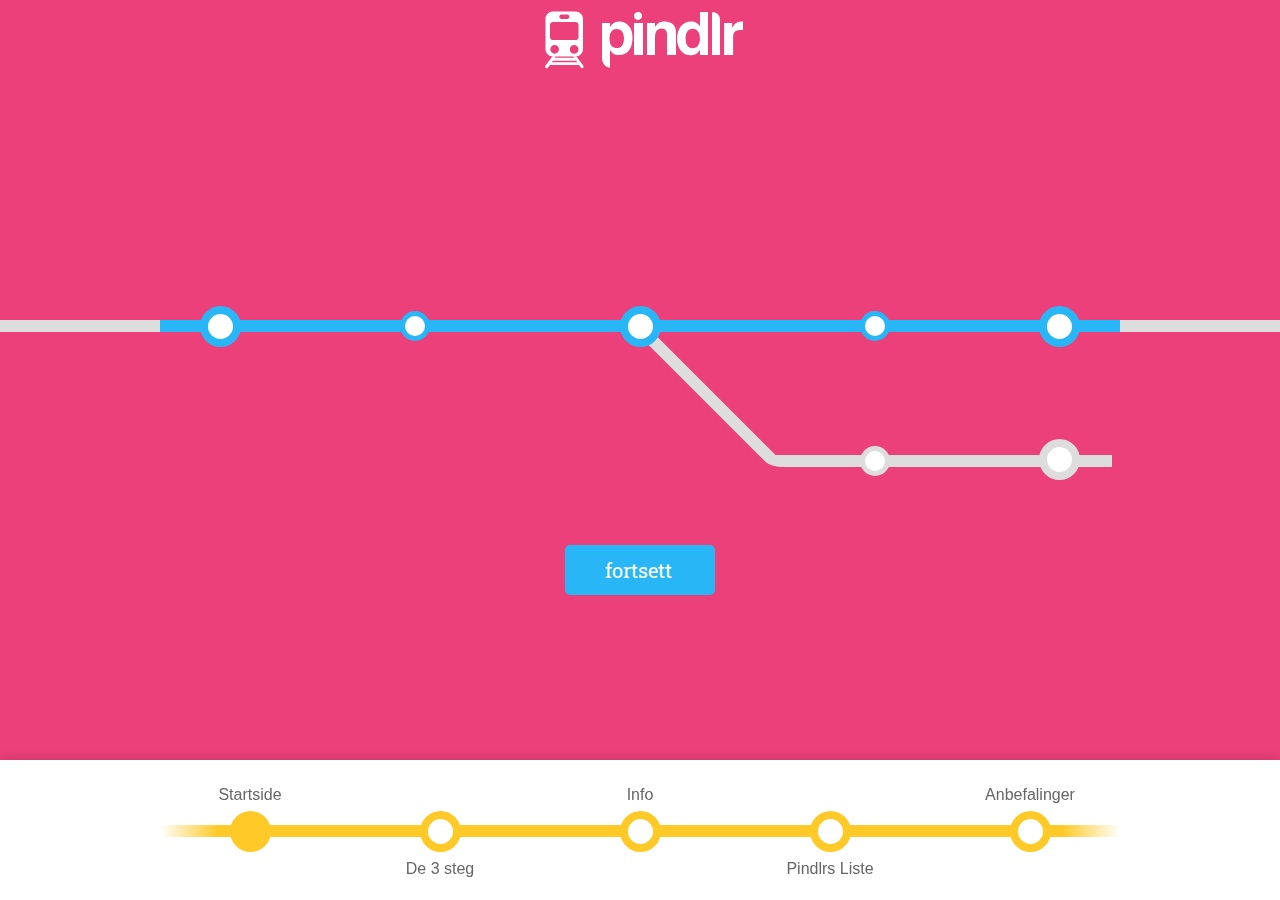
<file: PRO100-Pindlr/index.html>
<!DOCTYPE html>
<html lang="en">
    <head>
        <meta charset="UTF-8">
        <title>Pindlr - Index</title>
        <link rel="stylesheet" type="text/css" href="style.css">
    </head>

    <body>
        <header id="animated-header">
            <div id="logo-container">
                <img id="logo-icon" class="logo-icon-animation" src="images/logo-white-1.svg">
                <img id="logo-text" class="logo-text-animation" src="images/logo-white-2.svg">
            </div>
        </header>

        <div class="title-wrapper">
            <div class="title-text animate-title-text"><h1>Pendle deg til kjærligheten.</h1></div>
        </div><!--TITLE WRAPPER END-->

        <div class="main-wrapper">
            <div id="scene">

                <div id="start-track"></div>
                <div id="start-subway"></div>

                <div id="white-bubble-wave" class="white-bubble">
                    <div class="bubble-wobble">
                        <img src="images/wave.png">
                    </div>
                </div>

                <div id="white-bubble-talk" class="white-bubble">
                    <div class="bubble-wobble">
                        <img src="images/dotsbubble.png">
                    </div>
                </div>

                <div id="white-bubble-heart" class="white-bubble">
                    <div class="bubble-wobble">
                        <img src="images/heart.png">
                    </div>
                </div>

                <div id="start-scene-track">
                    <div id="start-track-dot-1" class="start-track-dots"></div>
                    <div id="start-track-dot-2" class="start-track-dots"></div>
                    <div id="start-track-dot-3" class="start-track-dots"></div>
                </div>


                <div id="start-track-small-dot-1" class="start-track-small-dots"></div>
                <div id="start-track-small-dot-2" class="start-track-small-dots"></div>

                <div id="track-bend-1"></div>
                <div id="track-bend-2"></div>
                <div id="track-bend-dot"></div>
                <div id="track-bend-dot-small"></div>

                <div id="center-button" class="button"><a href="detresteg.html"><span class="button-link">fortsett</span></a></div>
            </div> <!-- END SCENE -->
        </div> <!-- MAIN WRAPPER END-->

        <footer id="animated-footer">
            <div id="navbar">
                <div id="navbar-line">
	                
	                
				<div class="navbar-dots" id="navbar-dot-1-active">
                        <a href="index.html"><span class="link-dot"></span></a>
                        <div class="navbar-names navbar-above" id="navbar-name-1">Startside</div>
                    </div>

                    <div class="navbar-dots" id="navbar-dot-2">
                        <a href="detresteg.html"><span class="link-dot"></span></a>
                        <div class="navbar-names navbar-below" id="navbar-name-2">De 3 steg</div>
                    </div>

                    <div class="navbar-dots" id="navbar-dot-3">
                        <a href="info.html"><span class="link-dot"></span></a>
                        <div class="navbar-names navbar-above" id="navbar-name-3">Info</div>
                    </div>

                    <div class="navbar-dots" id="navbar-dot-4">
                        <a href="pindlrsliste.html"><span class="link-dot"></span></a>
                        <div class="navbar-names navbar-below" id="navbar-name-4">Pindlrs Liste</div>
                    </div>

                    <div class="navbar-dots" id="navbar-dot-5">
                        <a href="anbefalinger.html"><span class="link-dot"></span></a>
                        <div class="navbar-names navbar-above" id="navbar-name-5">Anbefalinger</div>
                    </div>

                </div><!-- END NAVBAR LINE -->
            </div> <!-- END NAVBAR -->
        </footer>
       
       <iframe src="audio/pindlrintro.mp3" allow="autoplay" style="display:none" id="iframeAudio"></iframe>
        
    </body>
</html>
</file>
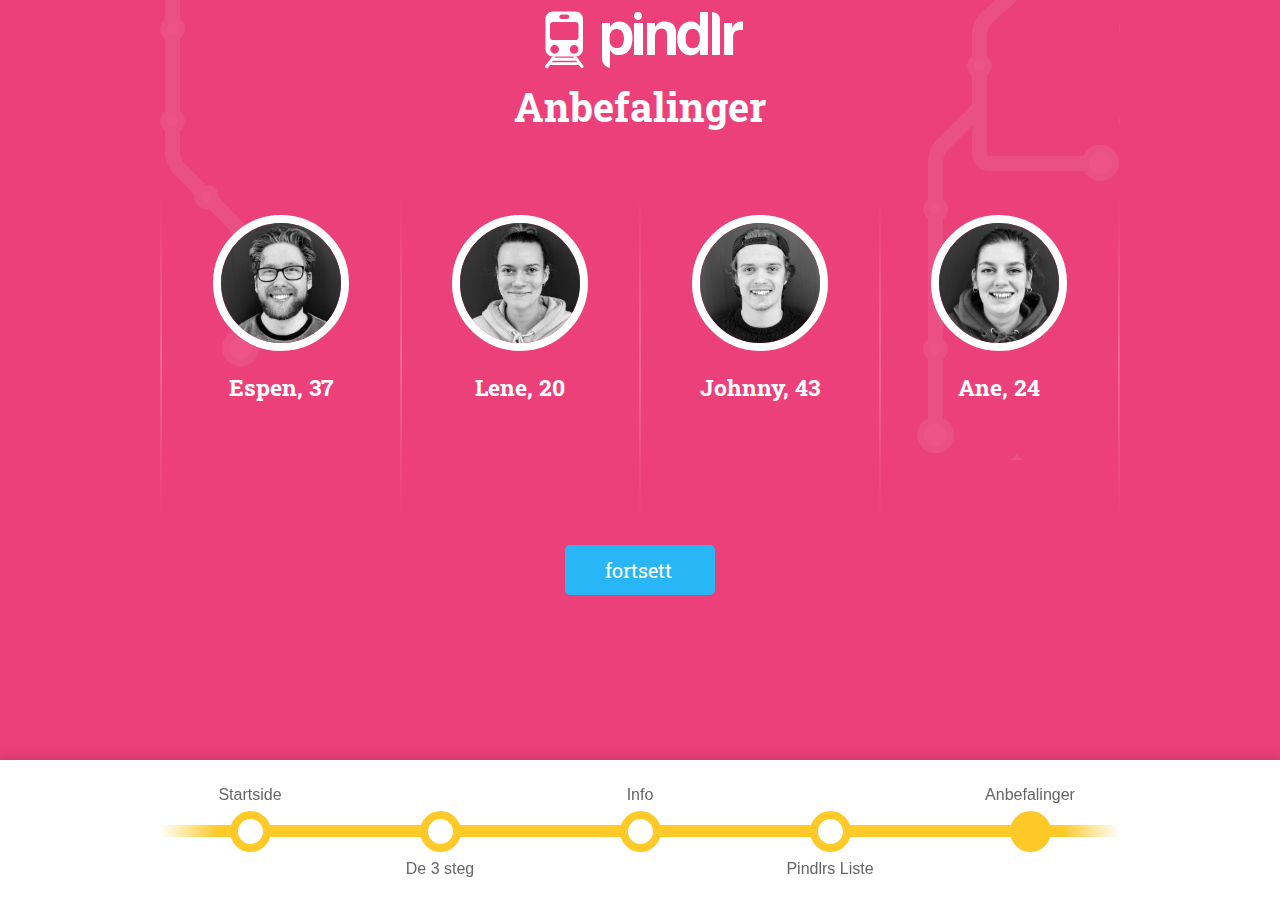
<file: PRO100-Pindlr/anbefalinger.html>
<!DOCTYPE html>
<html lang="en">
<head>
  <meta charset="UTF-8">
  <title>Pindlr - Anbefalinger</title>
  <link rel="stylesheet" type="text/css" href="style.css">
</head>

<body>
  <div id="bg-fade"></div>
  <header>
    <div id="logo-container">
      <img id="logo-icon" src="images/logo-white-1.svg">
      <img id="logo-text" src="images/logo-white-2.svg">
    </div><!---->
  </header>

  <div class="title-wrapper">
    <div class="title-text"><h1>Anbefalinger</h1></div>
  </div><!--TITLE WRAPPER END-->

  <div class="main-wrapper">
    <div id="scene">
      <div id="recommendations-wrapper">
        <div class="rec-container">
          <img class="rec-img" src="images/espen.jpg">
          <div class="rec-name"><h3>Espen, 37</h3></div>
          <div class="rec-text"><p>"Fikk match på vei til jobb, nå har jeg kjøpt henne en diamantøredobb."</p></div>
        </div>

        <div class="rec-container">
          <img class="rec-img" src="images/lene.jpg">
          <div class="rec-name"><h3>Lene, 20</h3></div>
          <div class="rec-text"><p>"Jeg reiste og reiste og reiste alene. Nå har jeg endelig match med han pene."</p></div>
        </div>

        <div class="rec-container">
          <img class="rec-img" src="images/johnny.jpg">
          <div class="rec-name"><h3>Johnny, 43</h3></div>
          <div class="rec-text"><p>"Tinder er ikke tillatt av dama, men med Pindlr så unngår jeg all form for drama!"</p></div>
        </div>

        <div class="rec-container">
          <img class="rec-img" src="images/ane.jpg">
          <div class="rec-name"><h3>Ane, 24</h3></div>
          <div class="rec-text"><p>"Jeg reiste aldri med t-bane, men nå er det blitt min yndlingsvane"</p></div>
        </div>
      </div><!--END RECOMMENDATIONS-WRAPPER-->

      <div id="center-button" class="button"><a href="omoss.html"><span class="button-link">fortsett</span></a></div>
    </div> <!-- END SCENE -->
  </div> <!-- MAIN WRAPPER END-->

  <footer>
    <div id="navbar">
      <div id="navbar-line">

        <div class="navbar-dots" id="navbar-dot-1">
          <a href="index.html"><span class="link-dot"></span></a>
          <div class="navbar-names navbar-above" id="navbar-name-1">Startside</div>
        </div>

        <div class="navbar-dots" id="navbar-dot-2">
          <a href="detresteg.html"><span class="link-dot"></span></a>
          <div class="navbar-names navbar-below" id="navbar-name-2">De 3 steg</div>
        </div>

        <div class="navbar-dots" id="navbar-dot-3">
            <a href="info.html"><span class="link-dot"></span></a>
            <div class="navbar-names navbar-above" id="navbar-name-3">Info</div>
        </div>

        <div class="navbar-dots" id="navbar-dot-4">
            <a href="pindlrsliste.html"><span class="link-dot"></span></a>
            <div class="navbar-names navbar-below" id="navbar-name-4">Pindlrs Liste</div>
        </div>

        <div class="navbar-dots" id="navbar-dot-5-active">
            <a href="anbefalinger.html"><span class="link-dot"></span></a>
            <div class="navbar-names navbar-above" id="navbar-name-5">Anbefalinger</div>
        </div>

        </div><!-- END NAVBAR LINE -->
      </div> <!-- END NAVBAR -->
    </footer>
  </body>
  </html>
</file>
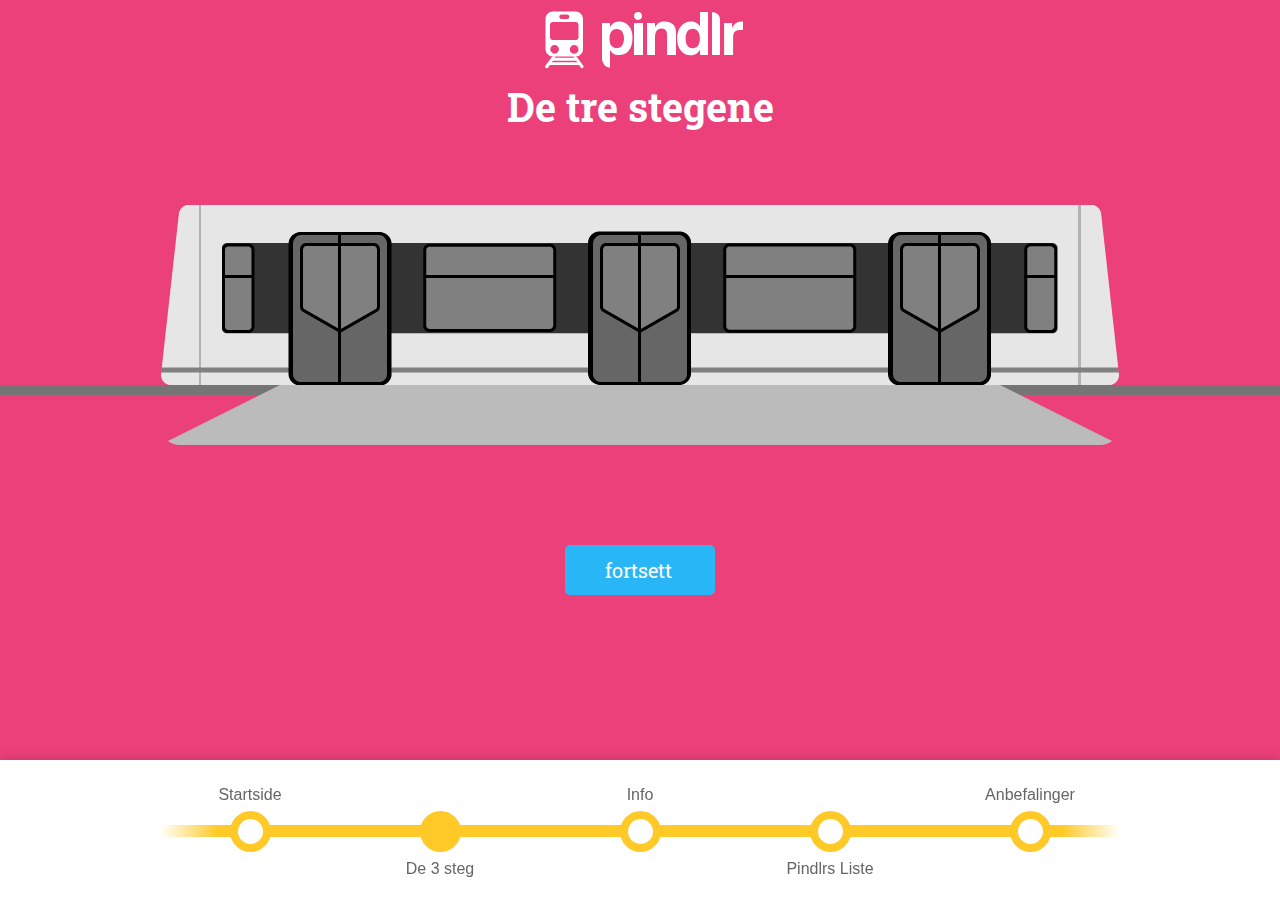
<file: PRO100-Pindlr/detresteg.html>
<!DOCTYPE html>
<html lang="en">
<head>
  <meta charset="UTF-8">
  <title>Pindlr - De tre stegene</title>
  <link rel="stylesheet" type="text/css" href="style.css">
</head>

<body>
  <header>
    <div id="logo-container">
      <img id="logo-icon" src="images/logo-white-1.svg">
      <img id="logo-text" src="images/logo-white-2.svg">
    </div>
  </header>

  <div class="title-wrapper">
    <div class="title-text"><h1>De tre stegene</h1></div>
  </div>

  <div class="main-wrapper">
    <div id="scene">
      <div id="howto-subway-track"></div>

      <div id="howto-heart-container">
        <div id="howto-heart-1" class="howto-hearts">
          <div class="heart-number">1</div>
        </div>

        <div id="howto-heart-2" class="howto-hearts">
          <div class="heart-number">2</div>
        </div>

        <div id="howto-heart-3" class="howto-hearts">
          <div class="heart-number">3</div>
        </div>
      </div><!--END HOWTO-HEART-CONTAINER-->

      <div class="three-steps-animation-container" id="animation-one">
        <img id="tbane-birdseye-view" src="images/t-bane-birdseye.svg">

        <div id="anim1-personBlue"></div>
        <div id="anim1-personRed"></div>

        <div id="anim1-steel-line1"></div>
        <div id="anim1-steel-line2"></div>

        <div id="anim1-subway-move">
          <div id="anim1-skinne-holder">
            <div class="anim1-skinne-properties" id="anim1-skinne-1"></div>
            <div class="anim1-skinne-properties" id="anim1-skinne-2"></div>
            <div class="anim1-skinne-properties" id="anim1-skinne-3"></div>
            <div class="anim1-skinne-properties" id="anim1-skinne-4"></div>
            <div class="anim1-skinne-properties" id="anim1-skinne-5"></div>
            <div class="anim1-skinne-properties" id="anim1-skinne-6"></div>
            <div class="anim1-skinne-properties" id="anim1-skinne-7"></div>
            <div class="anim1-skinne-properties" id="anim1-skinne-8"></div>
            <div class="anim1-skinne-properties" id="anim1-skinne-9"></div>
            <div class="anim1-skinne-properties" id="anim1-skinne-10"></div>
            <div class="anim1-skinne-properties" id="anim1-skinne-11"></div>
            <div class="anim1-skinne-properties" id="anim1-skinne-12"></div>
            <div class="anim1-skinne-properties" id="anim1-skinne-13"></div>
            <div class="anim1-skinne-properties" id="anim1-skinne-14"></div>
            <div class="anim1-skinne-properties" id="anim1-skinne-15"></div>
            <div class="anim1-skinne-properties" id="anim1-skinne-16"></div>
            <div class="anim1-skinne-properties" id="anim1-skinne-17"></div>
            <div class="anim1-skinne-properties" id="anim1-skinne-18"></div>
            <div class="anim1-skinne-properties" id="anim1-skinne-19"></div>
            <div class="anim1-skinne-properties" id="anim1-skinne-20"></div>
            <div class="anim1-skinne-properties" id="anim1-skinne-21"></div>
            <div class="anim1-skinne-properties" id="anim1-skinne-22"></div>
            <div class="anim1-skinne-properties" id="anim1-skinne-23"></div>
            <div class="anim1-skinne-properties" id="anim1-skinne-24"></div>
            <div class="anim1-skinne-properties" id="anim1-skinne-25"></div>
            <div class="anim1-skinne-properties" id="anim1-skinne-26"></div>
            <div class="anim1-skinne-properties" id="anim1-skinne-27"></div>
            <div class="anim1-skinne-properties" id="anim1-skinne-28"></div>
            <div class="anim1-skinne-properties" id="anim1-skinne-29"></div>
            <div class="anim1-skinne-properties" id="anim1-skinne-30"></div>
            <div class="anim1-skinne-properties" id="anim1-skinne-31"></div>
            <div class="anim1-skinne-properties" id="anim1-skinne-32"></div>
            <div class="anim1-skinne-properties" id="anim1-skinne-33"></div>
            <div class="anim1-skinne-properties" id="anim1-skinne-34"></div>
            <div class="anim1-skinne-properties" id="anim1-skinne-35"></div>
            <div class="anim1-skinne-properties" id="anim1-skinne-36"></div>
            <div class="anim1-skinne-properties" id="anim1-skinne-37"></div>
            <div class="anim1-skinne-properties" id="anim1-skinne-38"></div>
            <div class="anim1-skinne-properties" id="anim1-skinne-39"></div>
            <div class="anim1-skinne-properties" id="anim1-skinne-40"></div>
            <div class="anim1-skinne-properties" id="anim1-skinne-41"></div>
            <div class="anim1-skinne-properties" id="anim1-skinne-42"></div>
            <div class="anim1-skinne-properties" id="anim1-skinne-43"></div>
            <div class="anim1-skinne-properties" id="anim1-skinne-44"></div>
            <div class="anim1-skinne-properties" id="anim1-skinne-45"></div>
            <div class="anim1-skinne-properties" id="anim1-skinne-46"></div>
            <div class="anim1-skinne-properties" id="anim1-skinne-47"></div>
            <div class="anim1-skinne-properties" id="anim1-skinne-48"></div>
            <div class="anim1-skinne-properties" id="anim1-skinne-49"></div>
            <div class="anim1-skinne-properties" id="anim1-skinne-50"></div>
            <div class="anim1-skinne-properties" id="anim1-skinne-51"></div>
            <div class="anim1-skinne-properties" id="anim1-skinne-52"></div>
            <div class="anim1-skinne-properties" id="anim1-skinne-53"></div>
            <div class="anim1-skinne-properties" id="anim1-skinne-54"></div>
            <div class="anim1-skinne-properties" id="anim1-skinne-55"></div>
            <div class="anim1-skinne-properties" id="anim1-skinne-56"></div>
            <div class="anim1-skinne-properties" id="anim1-skinne-57"></div>
            <div class="anim1-skinne-properties" id="anim1-skinne-58"></div>
            <div class="anim1-skinne-properties" id="anim1-skinne-59"></div>
            <div class="anim1-skinne-properties" id="anim1-skinne-60"></div>
            <div class="anim1-skinne-properties" id="anim1-skinne-61"></div>
            <div class="anim1-skinne-properties" id="anim1-skinne-62"></div>
            <div class="anim1-skinne-properties" id="anim1-skinne-63"></div>
            <div class="anim1-skinne-properties" id="anim1-skinne-64"></div>
            <div class="anim1-skinne-properties" id="anim1-skinne-65"></div>
            <div class="anim1-skinne-properties" id="anim1-skinne-66"></div>
            <div class="anim1-skinne-properties" id="anim1-skinne-67"></div>
            <div class="anim1-skinne-properties" id="anim1-skinne-68"></div>
            <div class="anim1-skinne-properties" id="anim1-skinne-69"></div>
            <div class="anim1-skinne-properties" id="anim1-skinne-70"></div>
            <div class="anim1-skinne-properties" id="anim1-skinne-71"></div>
            <div class="anim1-skinne-properties" id="anim1-skinne-72"></div>
            <div class="anim1-skinne-properties" id="anim1-skinne-73"></div>
            <div class="anim1-skinne-properties" id="anim1-skinne-74"></div>
            <div class="anim1-skinne-properties" id="anim1-skinne-75"></div>
            <div class="anim1-skinne-properties" id="anim1-skinne-76"></div>
            <div class="anim1-skinne-properties" id="anim1-skinne-77"></div>
            <div class="anim1-skinne-properties" id="anim1-skinne-78"></div>
            <div class="anim1-skinne-properties" id="anim1-skinne-79"></div>
            <div class="anim1-skinne-properties" id="anim1-skinne-80"></div>
            <div class="anim1-skinne-properties" id="anim1-skinne-81"></div>
            <div class="anim1-skinne-properties" id="anim1-skinne-82"></div>
            <div class="anim1-skinne-properties" id="anim1-skinne-83"></div>
            <div class="anim1-skinne-properties" id="anim1-skinne-84"></div>
            <div class="anim1-skinne-properties" id="anim1-skinne-85"></div>
            <div class="anim1-skinne-properties" id="anim1-skinne-86"></div>
            <div class="anim1-skinne-properties" id="anim1-skinne-87"></div>
            <div class="anim1-skinne-properties" id="anim1-skinne-88"></div>
            <div class="anim1-skinne-properties" id="anim1-skinne-89"></div>
            <div class="anim1-skinne-properties" id="anim1-skinne-90"></div>
            <div class="anim1-skinne-properties" id="anim1-skinne-91"></div>
            <div class="anim1-skinne-properties" id="anim1-skinne-92"></div>
            <div class="anim1-skinne-properties" id="anim1-skinne-93"></div>
            <div class="anim1-skinne-properties" id="anim1-skinne-94"></div>
          </div>

          <div id="tbane-perong">
            <div id="tbane-perrong-linje"></div>
            <div id="tbane-can"></div>
            <div id="tbane-krakk" class="tbane-krakk1"></div>
            <div id="tbane-krakk1" class="tbane-krakk2"></div>
          </div>
        </div><!--END ANIM1-SUBWAY-MOVE-->
      </div><!--END ANIMATION-ONE-->

        <div class="three-steps-animation-container" id="animation-two">

    <img id="anim2-tbane-birdseye-view" src="images/t-bane-birdseye.svg">

    <div id="anim2-personBlue"></div>
    <div id="anim2-personRed"></div>

    <div id="speech-bubble1" class="speech-bubble"><img id="phone-shake1" class="phone-shake" src="images/phone.png">
        <div class="triangle"></div>
    </div>

    <div id="speech-bubble2" class="speech-bubble">
        <img id="wave-shake1" class="wave-shake" src="images/wave.png">
        <div class="triangle"></div>
    </div>

    <div id="speech-bubble3" class="speech-bubble">
        <img id="dots-bubble" src="images/dotsbubble.png">
        <div class="triangle"></div>
    </div>

    <div id="speech-bubble4" class="speech-bubble">
        <img id="wave-shake2" class="wave-shake" src="images/wave.png">
        <div class="triangle"></div>
    </div>

    <div id="speech-bubble5" class="speech-bubble">
        <img id="phone-shake2" class="phone-shake" src="images/phone.png">
        <div class="triangle"></div>
    </div>
    
    <div id="anim2-steel-line1"></div>
    <div id="anim2-steel-line2"></div>
    
    <div id="anim2-skinne-holder">
        <div class="anim2-skinne-properties" id="anim2-skinne-1"></div>
        <div class="anim2-skinne-properties" id="anim2-skinne-2"></div>
        <div class="anim2-skinne-properties" id="anim2-skinne-3"></div>
        <div class="anim2-skinne-properties" id="anim2-skinne-4"></div>
        <div class="anim2-skinne-properties" id="anim2-skinne-5"></div>
        <div class="anim2-skinne-properties" id="anim2-skinne-6"></div>
        <div class="anim2-skinne-properties" id="anim2-skinne-7"></div>
        <div class="anim2-skinne-properties" id="anim2-skinne-8"></div>
        <div class="anim2-skinne-properties" id="anim2-skinne-9"></div>
        <div class="anim2-skinne-properties" id="anim2-skinne-10"></div>
        <div class="anim2-skinne-properties" id="anim2-skinne-11"></div>
        <div class="anim2-skinne-properties" id="anim2-skinne-12"></div>
        <div class="anim2-skinne-properties" id="anim2-skinne-13"></div>
        <div class="anim2-skinne-properties" id="anim2-skinne-14"></div>
        <div class="anim2-skinne-properties" id="anim2-skinne-15"></div>
        <div class="anim2-skinne-properties" id="anim2-skinne-16"></div>
        <div class="anim2-skinne-properties" id="anim2-skinne-17"></div>
        <div class="anim2-skinne-properties" id="anim2-skinne-18"></div>
        <div class="anim2-skinne-properties" id="anim2-skinne-19"></div>
        <div class="anim2-skinne-properties" id="anim2-skinne-20"></div>
        <div class="anim2-skinne-properties" id="anim2-skinne-21"></div>
        <div class="anim2-skinne-properties" id="anim2-skinne-22"></div>
        <div class="anim2-skinne-properties" id="anim2-skinne-23"></div>
        <div class="anim2-skinne-properties" id="anim2-skinne-24"></div>
        <div class="anim2-skinne-properties" id="anim2-skinne-25"></div>
        <div class="anim2-skinne-properties" id="anim2-skinne-26"></div>
        <div class="anim2-skinne-properties" id="anim2-skinne-27"></div>
        <div class="anim2-skinne-properties" id="anim2-skinne-28"></div>
        <div class="anim2-skinne-properties" id="anim2-skinne-29"></div>
        <div class="anim2-skinne-properties" id="anim2-skinne-30"></div>
        <div class="anim2-skinne-properties" id="anim2-skinne-31"></div>
        <div class="anim2-skinne-properties" id="anim2-skinne-32"></div>
        <div class="anim2-skinne-properties" id="anim2-skinne-33"></div>
        <div class="anim2-skinne-properties" id="anim2-skinne-34"></div>
        <div class="anim2-skinne-properties" id="anim2-skinne-35"></div>
        <div class="anim2-skinne-properties" id="anim2-skinne-36"></div>
        <div class="anim2-skinne-properties" id="anim2-skinne-37"></div>
        <div class="anim2-skinne-properties" id="anim2-skinne-38"></div>
        <div class="anim2-skinne-properties" id="anim2-skinne-39"></div>
        <div class="anim2-skinne-properties" id="anim2-skinne-40"></div>
        <div class="anim2-skinne-properties" id="anim2-skinne-41"></div>
        <div class="anim2-skinne-properties" id="anim2-skinne-42"></div>
        <div class="anim2-skinne-properties" id="anim2-skinne-43"></div>
        <div class="anim2-skinne-properties" id="anim2-skinne-44"></div>
        <div class="anim2-skinne-properties" id="anim2-skinne-45"></div>
        <div class="anim2-skinne-properties" id="anim2-skinne-46"></div>
        <div class="anim2-skinne-properties" id="anim2-skinne-47"></div>
        <div class="anim2-skinne-properties" id="anim2-skinne-48"></div>
        <div class="anim2-skinne-properties" id="anim2-skinne-49"></div>
        <div class="anim2-skinne-properties" id="anim2-skinne-50"></div>
        <div class="anim2-skinne-properties" id="anim2-skinne-51"></div>
        <div class="anim2-skinne-properties" id="anim2-skinne-52"></div>
        <div class="anim2-skinne-properties" id="anim2-skinne-53"></div>
        <div class="anim2-skinne-properties" id="anim2-skinne-54"></div>
        <div class="anim2-skinne-properties" id="anim2-skinne-55"></div>
        <div class="anim2-skinne-properties" id="anim2-skinne-56"></div>
        <div class="anim2-skinne-properties" id="anim2-skinne-57"></div>
        <div class="anim2-skinne-properties" id="anim2-skinne-58"></div>
        <div class="anim2-skinne-properties" id="anim2-skinne-59"></div>
        <div class="anim2-skinne-properties" id="anim2-skinne-60"></div>
        <div class="anim2-skinne-properties" id="anim2-skinne-61"></div>
        <div class="anim2-skinne-properties" id="anim2-skinne-62"></div>
        <div class="anim2-skinne-properties" id="anim2-skinne-63"></div>
        <div class="anim2-skinne-properties" id="anim2-skinne-64"></div>
        <div class="anim2-skinne-properties" id="anim2-skinne-65"></div>
        <div class="anim2-skinne-properties" id="anim2-skinne-66"></div>
        <div class="anim2-skinne-properties" id="anim2-skinne-67"></div>
        <div class="anim2-skinne-properties" id="anim2-skinne-68"></div>
        <div class="anim2-skinne-properties" id="anim2-skinne-69"></div>
        <div class="anim2-skinne-properties" id="anim2-skinne-70"></div>
        <div class="anim2-skinne-properties" id="anim2-skinne-71"></div>
        <div class="anim2-skinne-properties" id="anim2-skinne-72"></div>
        <div class="anim2-skinne-properties" id="anim2-skinne-73"></div>
        <div class="anim2-skinne-properties" id="anim2-skinne-74"></div>
        <div class="anim2-skinne-properties" id="anim2-skinne-75"></div>
        <div class="anim2-skinne-properties" id="anim2-skinne-76"></div>
        <div class="anim2-skinne-properties" id="anim2-skinne-77"></div>
        <div class="anim2-skinne-properties" id="anim2-skinne-78"></div>
        <div class="anim2-skinne-properties" id="anim2-skinne-79"></div>
        <div class="anim2-skinne-properties" id="anim2-skinne-80"></div>
        <div class="anim2-skinne-properties" id="anim2-skinne-81"></div>
        <div class="anim2-skinne-properties" id="anim2-skinne-82"></div>
        <div class="anim2-skinne-properties" id="anim2-skinne-83"></div>
        <div class="anim2-skinne-properties" id="anim2-skinne-84"></div>
        <div class="anim2-skinne-properties" id="anim2-skinne-85"></div>
        <div class="anim2-skinne-properties" id="anim2-skinne-86"></div>
        <div class="anim2-skinne-properties" id="anim2-skinne-87"></div>
        <div class="anim2-skinne-properties" id="anim2-skinne-88"></div>
        <div class="anim2-skinne-properties" id="anim2-skinne-89"></div>
        <div class="anim2-skinne-properties" id="anim2-skinne-90"></div>
        <div class="anim2-skinne-properties" id="anim2-skinne-91"></div>
        <div class="anim2-skinne-properties" id="anim2-skinne-92"></div>
        <div class="anim2-skinne-properties" id="anim2-skinne-93"></div>
        <div class="anim2-skinne-properties" id="anim2-skinne-94"></div>
    </div>


</div><!--END ANIMATION-TWO-->

      <div class="three-steps-animation-container" id="animation-three">
        <div id="toolbar">
          <div id="subway-tunnel-3">
            <div id="subway">
              <div id="lights-container">
                <div id="light-top-1" class="lights light-1"></div>
                <div id="light-top-2" class="lights light-2"></div>
                <div id="light-top-3" class="lights light-3"></div>
                <div id="light-top-4" class="lights light-4"></div>
                <div id="light-top-5" class="lights light-5"></div>
                <div id="light-top-6" class="lights light-6"></div>
                <div id="light-top-7" class="lights light-7"></div>
                <div id="light-top-8" class="lights light-8"></div>
                <div id="light-top-9" class="lights light-9"></div>
                <div id="light-top-10" class="lights light-10"></div>
                <div id="light-top-11" class="lights light-11"></div>
                <div id="light-top-12" class="lights light-12"></div>
                <div id="light-bottom-1" class="lights light-1 lights-bottom"></div>
                <div id="light-bottom-2" class="lights light-2 lights-bottom"></div>
                <div id="light-bottom-3" class="lights light-3 lights-bottom"></div>
                <div id="light-bottom-4" class="lights light-4 lights-bottom"></div>
                <div id="light-bottom-5" class="lights light-5 lights-bottom"></div>
                <div id="light-bottom-6" class="lights light-6 lights-bottom"></div>
                <div id="light-bottom-7" class="lights light-7 lights-bottom"></div>
                <div id="light-bottom-8" class="lights light-8 lights-bottom"></div>
                <div id="light-bottom-9" class="lights light-9 lights-bottom"></div>
                <div id="light-bottom-10" class="lights light-10 lights-bottom"></div>
                <div id="light-bottom-11" class="lights light-11 lights-bottom"></div>
                <div id="light-bottom-12" class="lights light-12 lights-bottom"></div>
              </div>

              <div id="station1">
                <div id="entrance-marker1" class="entrance-marker"></div>
                <div id="entrance-marker2" class="entrance-marker"></div>
                <div id="entrance-marker3" class="entrance-marker"></div>
                <div id="entrance-marker4" class="entrance-marker"></div>
                <div id="entrance-marker5" class="entrance-marker"></div>
                <div id="entrance-marker6" class="entrance-marker"></div>

                <div id="bench1" class="bench">
                  <div id="bench-divider1" class="bench-divider"></div>
                </div>

                <div id="bench2" class="bench">
                  <div id="bench-divider2" class="bench-divider"></div>
                </div>

                <div id="bench3" class="bench">
                  <div id="bench-divider3" class="bench-divider"></div>
                </div>

                <div id="bench4" class="bench">
                  <div id="bench-divider4" class="bench-divider"></div>
                </div>

                <div id="bench5" class="bench">
                  <div id="bench-divider5" class="bench-divider"></div>
                </div>

                <div id="entrance">
                  <div id="entrance-divider1"></div>
                  <div id="entrance-divider2"></div>
                  <div id="entrance-divider3"></div>
                  <div id="anim-stairs-left">
                    <div id="stairs-flat-left1" class="stairs-flat"></div>
                    <div id="stairs-flat-left2" class="stairs-flat"></div>
                    <div id="stairs-flat-left3" class="stairs-flat"></div>
                    <div id="stairs-flat-left4" class="stairs-flat"></div>
                    <div id="stairs-flat-left5" class="stairs-flat"></div>
                    <div id="stairs-flat-left6" class="stairs-flat"></div>
                    <div id="stairs-flat-left7" class="stairs-flat"></div>
                    <div id="stairs-flat-left8" class="stairs-flat"></div>
                    <div id="stairs-up-left1" class="stairs-up"></div>
                    <div id="stairs-up-left2" class="stairs-up"></div>
                    <div id="stairs-up-left3" class="stairs-up"></div>
                    <div id="stairs-up-left4" class="stairs-up"></div>
                    <div id="stairs-up-left5" class="stairs-up"></div>
                    <div id="stairs-up-left6" class="stairs-up"></div>
                    <div id="stairs-up-left7" class="stairs-up"></div>
                    <div id="stairs-up-left8" class="stairs-up"></div>
                  </div>
                  <div id="anim-stairs-right">
                    <div id="stairs-flat-right1" class="stairs-flat"></div>
                    <div id="stairs-flat-right2" class="stairs-flat"></div>
                    <div id="stairs-flat-right3" class="stairs-flat"></div>
                    <div id="stairs-flat-right4" class="stairs-flat"></div>
                    <div id="stairs-flat-right5" class="stairs-flat"></div>
                    <div id="stairs-flat-right6" class="stairs-flat"></div>
                    <div id="stairs-flat-right7" class="stairs-flat"></div>
                    <div id="stairs-flat-right8" class="stairs-flat"></div>
                    <div id="stairs-up-right1" class="stairs-up"></div>
                    <div id="stairs-up-right2" class="stairs-up"></div>
                    <div id="stairs-up-right3" class="stairs-up"></div>
                    <div id="stairs-up-right4" class="stairs-up"></div>
                    <div id="stairs-up-right5" class="stairs-up"></div>
                    <div id="stairs-up-right6" class="stairs-up"></div>
                    <div id="stairs-up-right7" class="stairs-up"></div>
                    <div id="stairs-up-right8" class="stairs-up"></div>
                  </div>
                </div><!--END ENTRANCE-->
              </div><!--END STATION1-->
            </div><!--END SUBWAY-->
          </div> <!--END SUBWAY-TUNNEL-3-->

          <div id="rail-holder">
            <div class="skinne-properties" id="skinne-1"></div>
            <div class="skinne-properties" id="skinne-2"></div>
            <div class="skinne-properties" id="skinne-3"></div>
            <div class="skinne-properties" id="skinne-4"></div>
            <div class="skinne-properties" id="skinne-5"></div>
            <div class="skinne-properties" id="skinne-6"></div>
            <div class="skinne-properties" id="skinne-7"></div>
            <div class="skinne-properties" id="skinne-8"></div>
            <div class="skinne-properties" id="skinne-9"></div>
            <div class="skinne-properties" id="skinne-10"></div>
            <div class="skinne-properties" id="skinne-11"></div>
            <div class="skinne-properties" id="skinne-12"></div>
            <div class="skinne-properties" id="skinne-13"></div>
            <div class="skinne-properties" id="skinne-14"></div>
            <div class="skinne-properties" id="skinne-15"></div>
            <div class="skinne-properties" id="skinne-16"></div>
            <div class="skinne-properties" id="skinne-17"></div>
            <div class="skinne-properties" id="skinne-18"></div>
            <div class="skinne-properties" id="skinne-19"></div>
            <div class="skinne-properties" id="skinne-20"></div>
            <div class="skinne-properties" id="skinne-21"></div>
            <div class="skinne-properties" id="skinne-22"></div>
            <div class="skinne-properties" id="skinne-23"></div>
            <div class="skinne-properties" id="skinne-24"></div>
            <div class="skinne-properties" id="skinne-25"></div>
            <div class="skinne-properties" id="skinne-26"></div>
            <div class="skinne-properties" id="skinne-27"></div>
            <div class="skinne-properties" id="skinne-28"></div>
            <div class="skinne-properties" id="skinne-29"></div>
            <div class="skinne-properties" id="skinne-30"></div>
            <div class="skinne-properties" id="skinne-31"></div>
            <div class="skinne-properties" id="skinne-32"></div>
            <div class="skinne-properties" id="skinne-33"></div>
            <div class="skinne-properties" id="skinne-34"></div>
            <div class="skinne-properties" id="skinne-35"></div>
            <div class="skinne-properties" id="skinne-36"></div>
            <div class="skinne-properties" id="skinne-37"></div>
            <div class="skinne-properties" id="skinne-38"></div>
            <div class="skinne-properties" id="skinne-39"></div>
            <div class="skinne-properties" id="skinne-40"></div>
            <div class="skinne-properties" id="skinne-41"></div>
            <div class="skinne-properties" id="skinne-42"></div>
            <div class="skinne-properties" id="skinne-43"></div>
            <div class="skinne-properties" id="skinne-44"></div>
            <div class="skinne-properties" id="skinne-45"></div>
            <div class="skinne-properties" id="skinne-46"></div>
            <div class="skinne-properties" id="skinne-47"></div>
            <div class="skinne-properties" id="skinne-48"></div>
            <div class="skinne-properties" id="skinne-49"></div>
            <div class="skinne-properties" id="skinne-50"></div>
            <div class="skinne-properties" id="skinne-51"></div>
            <div class="skinne-properties" id="skinne-52"></div>
            <div class="skinne-properties" id="skinne-53"></div>
            <div class="skinne-properties" id="skinne-54"></div>
            <div class="skinne-properties" id="skinne-55"></div>
            <div class="skinne-properties" id="skinne-56"></div>
            <div class="skinne-properties" id="skinne-57"></div>
            <div class="skinne-properties" id="skinne-58"></div>
            <div class="skinne-properties" id="skinne-59"></div>
            <div class="skinne-properties" id="skinne-60"></div>
            <div class="skinne-properties" id="skinne-61"></div>
            <div class="skinne-properties" id="skinne-62"></div>
            <div class="skinne-properties" id="skinne-63"></div>
            <div class="skinne-properties" id="skinne-64"></div>
            <div class="skinne-properties" id="skinne-65"></div>
            <div class="skinne-properties" id="skinne-66"></div>
            <div class="skinne-properties" id="skinne-67"></div>
            <div class="skinne-properties" id="skinne-68"></div>
            <div class="skinne-properties" id="skinne-69"></div>
            <div class="skinne-properties" id="skinne-70"></div>
            <div class="skinne-properties" id="skinne-71"></div>
            <div class="skinne-properties" id="skinne-72"></div>
            <div class="skinne-properties" id="skinne-73"></div>
            <div class="skinne-properties" id="skinne-74"></div>
            <div class="skinne-properties" id="skinne-75"></div>
            <div class="skinne-properties" id="skinne-76"></div>
            <div class="skinne-properties" id="skinne-77"></div>
            <div class="skinne-properties" id="skinne-78"></div>
            <div class="skinne-properties" id="skinne-79"></div>
            <div class="skinne-properties" id="skinne-80"></div>
            <div class="skinne-properties" id="skinne-81"></div>
            <div class="skinne-properties" id="skinne-82"></div>
            <div class="skinne-properties" id="skinne-83"></div>
            <div class="skinne-properties" id="skinne-84"></div>
            <div class="skinne-properties" id="skinne-85"></div>
            <div class="skinne-properties" id="skinne-86"></div>
            <div class="skinne-properties" id="skinne-87"></div>
            <div class="skinne-properties" id="skinne-88"></div>
            <div class="skinne-properties" id="skinne-89"></div>
            <div class="skinne-properties" id="skinne-90"></div>
            <div class="skinne-properties" id="skinne-91"></div>
            <div class="skinne-properties" id="skinne-92"></div>
            <div class="skinne-properties" id="skinne-93"></div>
            <div class="skinne-properties" id="skinne-94"></div>
          </div><!--END RAIL-HOLDER-->
        </div> <!--END TOOLBAR-->

        <img id="tbane1" src="images/t-bane-birdseye.svg">
        <div id="steel-line1"></div>
        <div id="steel-line2"></div>
        <div id="personBlue"></div>
        <div id="personRed"></div>
      </div> <!--END ANIMATION-THREE-->

      <div id="howto-subway">
        <div  id="doorLink1"  class="howto-subway-doors-cont-1">
          <a href="#animation-one"><span class="door-link"></span></a>
          <div id="howto-subway-door-1-l" class="howto-subway-doors"></div>
          <div id="howto-subway-door-1-r" class="howto-subway-doors"></div>
        </div>

        <div  id="doorLink2"  class="howto-subway-doors-cont-2">
          <a href="#animation-two"><span class="door-link"></span></a>
          <div id="howto-subway-door-2-l" class="howto-subway-doors"></div>
          <div id="howto-subway-door-2-r" class="howto-subway-doors"></div>
        </div>

        <div  id="doorLink3"  class="howto-subway-doors-cont-3">
          <a href="#animation-three"><span class="door-link"></span></a>
          <div id="howto-subway-door-3-l" class="howto-subway-doors"></div>
          <div id="howto-subway-door-3-r" class="howto-subway-doors"></div>
        </div>

        <div id="door-text1" class="door-text">Se steg 1</div>
        <div id="door-text2" class="door-text">Se steg 2</div>
        <div id="door-text3" class="door-text">Se steg 3</div>
      </div><!--END HOWTO-SUBWAY-->

      <div id="howto-station"></div>

      <div id="center-button" class="button">
        <a href="info.html"><span class="button-link">fortsett</span></a>
      </div>
    </div> <!-- END SCENE -->
  </div> <!-- MAIN WRAPPER END-->

  <footer>
    <div id="navbar">
      <div id="navbar-line">
        <div class="navbar-dots" id="navbar-dot-1">
          <a href="index.html"><span class="link-dot"></span></a>
          <div class="navbar-names navbar-above" id="navbar-name-1">Startside</div>
        </div>

        <div class="navbar-dots" id="navbar-dot-2-active">
          <a href="detresteg.html"><span class="link-dot"></span></a>
          <div class="navbar-names navbar-below" id="navbar-name-2">De 3 steg</div>
        </div>

        <div class="navbar-dots" id="navbar-dot-3">
          <a href="info.html"><span class="link-dot"></span></a>
          <div class="navbar-names navbar-above" id="navbar-name-3">Info</div>
        </div>

        <div class="navbar-dots" id="navbar-dot-4">
          <a href="pindlrsliste.html"><span class="link-dot"></span></a>
          <div class="navbar-names navbar-below" id="navbar-name-4">Pindlrs Liste</div>
        </div>

        <div class="navbar-dots" id="navbar-dot-5">
          <a href="anbefalinger.html"><span class="link-dot"></span></a>
          <div class="navbar-names navbar-above" id="navbar-name-5">Anbefalinger</div>
        </div>
        </div><!-- END NAVBAR LINE -->
      </div> <!-- END NAVBAR -->
    </footer>

  <iframe src="audio/subwayhowto.mp3" allow="autoplay" style="display:none" id="iframeAudio"></iframe>
  </body>
  </html>
</file>
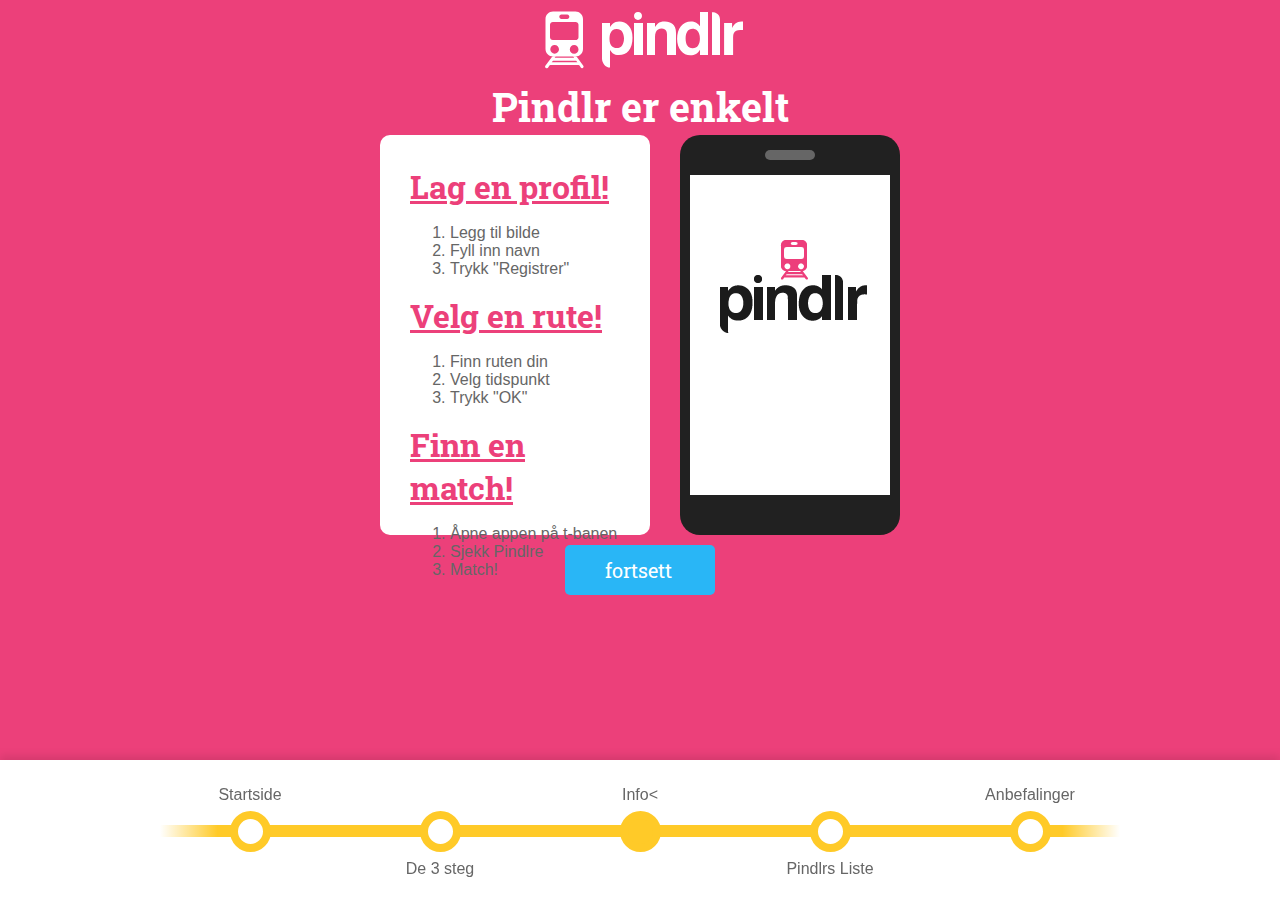
<file: PRO100-Pindlr/info.html>
<!DOCTYPE html>
<html lang="en">
<head>
  <meta charset="UTF-8">
  <title>Pindlr - Index</title>
  <link rel="stylesheet" type="text/css" href="style.css">
</head>
<body>
  <header>
    <div id="logo-container">
      <img id="logo-icon" src="images/logo-white-1.svg">
      <img id="logo-text" src="images/logo-white-2.svg">
    </div>
  </header>
  <div class="title-wrapper">
    <div class="title-text">
      <h1>Pindlr er enkelt</h1>
    </div><!--END TITLE-WRAPPER-->
  </div><!--END TITLE WRAPPER-->
  <div class="main-wrapper">
    <div id="scene">
      <div id="mobil-scene">
        <div id="app-page-info-block">
          <section id="mobil-menu">
            <a href="#mobileprofile"><h1>Lag en profil!</h1></a>
            <ol>
              <li>Legg til bilde</li>
              <li>Fyll inn navn</li>
              <li>Trykk "Registrer"</li>
            </ol>
            <a href="#mobileroute"><h1>Velg en rute!</h1></a>
            <ol>
              <li>Finn ruten din</li>
              <li>Velg tidspunkt</li>
              <li>Trykk "OK"</li>
            </ol>
            <a href="#mobilematch"><h1>Finn en match!</h1></a>
            <ol>
              <li>Åpne appen på t-banen</li>
              <li>Sjekk Pindlre</li>
              <li>Match!</li>
            </ol>

          </section>
        </div>


        <div id="app-page-mobile">
          <div id="app-page-mobile-speaker"></div>
          <section id="app-images">
            <div id="mobile-start">
              <img id="mobileprofile" src="images/mobil-2.png">
              <img id="mobileroute" src="images/mobil-3.png">
              <img id="mobilematch" src="images/mobil-4.png">
            </div>

          </section>
        </div>
      </div>
      <div id="center-button" class="button"><a href="pindlrsliste.html"><span class="button-link">fortsett</span></a></div>

    </div> <!-- END SCENE -->
  </div> <!-- MAIN WRAPPER END-->

  <footer>
    <div id="navbar">
      <div id="navbar-line">

        <div class="navbar-dots" id="navbar-dot-1">
          <a href="index.html"><span class="link-dot"></span></a>
          <div class="navbar-names navbar-above" id="navbar-name-1">Startside</div>
        </div>

        <div class="navbar-dots" id="navbar-dot-2">
          <a href="detresteg.html"><span class="link-dot"></span></a>
          <div class="navbar-names navbar-below" id="navbar-name-2">De 3 steg</div>
          </div>

          <div class="navbar-dots" id="navbar-dot-3-active">
            <a href="info.html"><span class="link-dot"></span></a>
            <div class="navbar-names navbar-above" id="navbar-name-3">Info<</div>
          </div>

          <div class="navbar-dots" id="navbar-dot-4">
            <a href="pindlrsliste.html"><span class="link-dot"></span></a>
            <div class="navbar-names navbar-below" id="navbar-name-4">Pindlrs Liste</div>
          </div>

          <div class="navbar-dots" id="navbar-dot-5">
            <a href="anbefalinger.html"><span class="link-dot"></span></a>
            <div class="navbar-names navbar-above" id="navbar-name-5">Anbefalinger</div>
          </div>

        </div><!-- END NAVBAR LINE -->
      </div> <!-- END NAVBAR -->
    </footer>
  </body>
  </html>
</file>
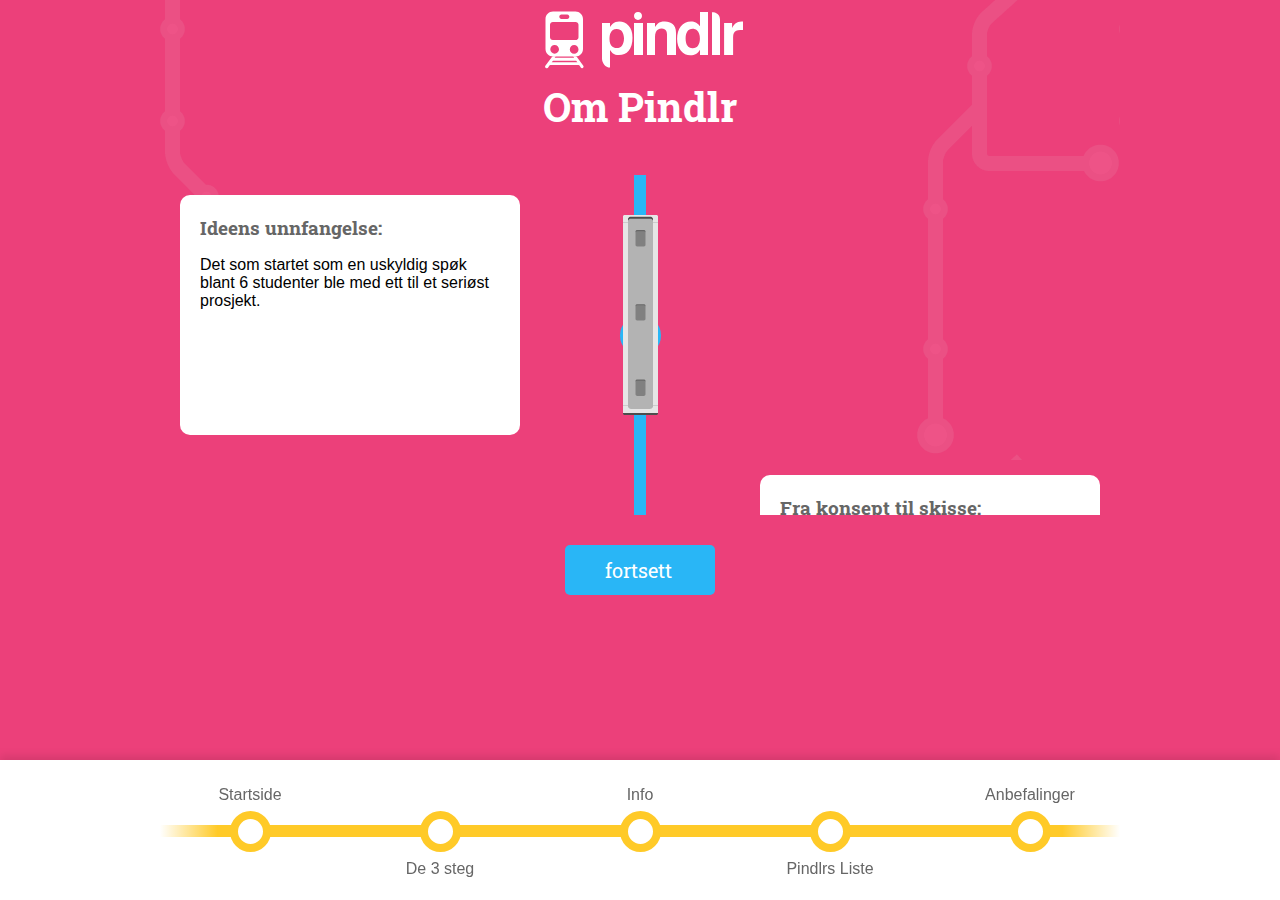
<file: PRO100-Pindlr/omoss.html>
<!DOCTYPE html>
<html lang="en">
<head>
  <meta charset="UTF-8">
  <title>Pindlr - Index</title>
  <link rel="stylesheet" type="text/css" href="style.css">
</head>

<body>
  <header>
    <div id="logo-container">
      <img id="logo-icon" src="images/logo-white-1.svg">
      <img id="logo-text" src="images/logo-white-2.svg">
    </div>
  </header>

  <div id="bg-fade"></div>

  <div class="title-wrapper">
    <div class="title-text"><h1>Om Pindlr</h1></div>
  </div>

  <div class="main-wrapper">
    <div id="scene-scroll">
      <div class="timeline">

        <div id="timeline-content-left">
          <div id="timeline-box-l-1" class="timeline-box-left"><h3>Ideens unnfangelse:</h3><p>Det som startet som en uskyldig spøk blant 6 studenter ble med ett til et seriøst prosjekt.</p></div>
          <div id="timeline-box-l-2" class="timeline-box-left"><h3>Produktet tar form:</h3><p>Veien fra skisse til produkt var lang. Mange utfordringer, milepæler og små seiere skulle til for å ferdiggjøre den endelige appen som rullet ut</p></div>
        </div>

        <div id="about-track-container">
          <div id="about-track-line"></div>
          <div id="about-track-dot-1" class="start-track-dots"></div>
          <div id="about-track-dot-2" class="start-track-dots"></div>
          <div id="about-track-dot-3" class="start-track-dots"></div>
          <div id="about-track-dot-4" class="start-track-dots"></div>
        </div>

        <div id="timeline-content-right">
          <div id="timeline-box-r-1" class="timeline-box-right"><h3>Fra konsept til skisse:</h3><p>Etter mye frem og tilbake, med mange forskjellige innspill, ble de første konseptskissene laget.</p></div>
          <div id="timeline-box-r-2" class="timeline-box-right"><h3>Pindlr i dag:</h3><p>Idag er Pindlr norges mest brukte datingapp og hjelper utallige mennesker, hver eneste dag, med å finne kjærligheten. Ledende firma innen teknologisk innovasjon og streber daglig etter å både forbedre og implementere ny og bedre teknologi i våre løsninger
          </p></div>
        </div>
      </div><!-- TIMELINE END -->
    </div><!-- END SCENE-SCROLL-->
    <div id="about-train"></div>

    <div id="center-button" class="button">
      <a href="outro.html"><span class="button-link">fortsett</span></a>
    </div>

  </div> <!-- MAIN WRAPPER END-->

  <footer>
    <div id="navbar">
      <div id="navbar-line">
        <div class="navbar-dots" id="navbar-dot-1">
          <a href="index.html"><span class="link-dot"></span></a>
          <div class="navbar-names navbar-above" id="navbar-name-1">Startside</div>
        </div>

        <div class="navbar-dots" id="navbar-dot-2">
          <a href="detresteg.html"><span class="link-dot"></span></a>
          <div class="navbar-names navbar-below" id="navbar-name-2">De 3 steg</div>
        </div>

        <div class="navbar-dots" id="navbar-dot-3">
          <a href="info.html"><span class="link-dot"></span></a>
          <div class="navbar-names navbar-above" id="navbar-name-3">Info</div>
        </div>

        <div class="navbar-dots" id="navbar-dot-4">
          <a href="pindlrsliste.html"><span class="link-dot"></span></a>
          <div class="navbar-names navbar-below" id="navbar-name-4">Pindlrs Liste</div>
        </div>

        <div class="navbar-dots" id="navbar-dot-5">
          <a href="anbefalinger.html"><span class="link-dot"></span></a>
          <div class="navbar-names navbar-above" id="navbar-name-5">Anbefalinger</div>
        </div>
      </div><!-- END NAVBAR LINE -->
    </div> <!-- END NAVBAR -->
  </footer>
</body>
</html>
</file>
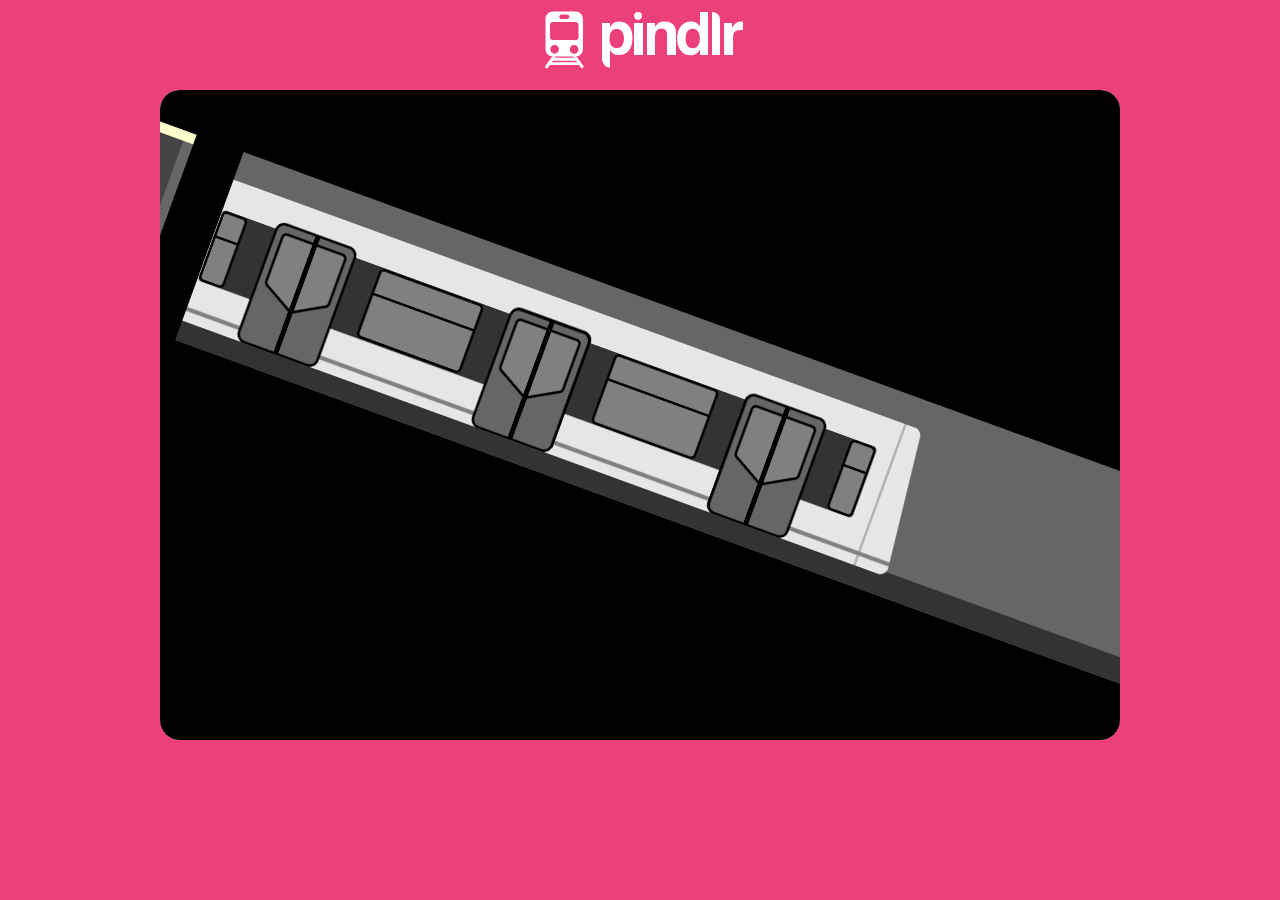
<file: PRO100-Pindlr/outro.html>
<!DOCTYPE html>
<html lang="en">
    <head>
        <meta charset="UTF-8">
        <title>Pindlr - Index</title>
        <link rel="stylesheet" type="text/css" href="style.css">
    </head>

    <body>
        <header>
            <div id="logo-container">
                <img id="logo-icon" src="images/logo-white-1.svg">
                <img id="logo-text" src="images/logo-white-2.svg">
            </div>
        </header>

    
        <div class="main-wrapper">
            <div id="scene">
	            
	    
<div id="anim-container">
		<div id="subway-tunnel-container">
			<div id="subway-tunnel">
				<div id="subway-tunnel-lights"></div>
				<div id="subway-tunnel-tracks"></div>
				<div id="subway-tunnel-stuff-2"></div>
			</div><!--END SUBWAY-TUNNEL-->
		</div><!--END SUBWAY-TUNNEL-CONTAINER-->

		<div class="cloud-fade">
			<div id="cloud-1" class="clouds"></div>
		</div><!--END CLOUD-FADE-->

		<div class="cloud-fade">
			<div id="cloud-2" class="clouds"></div>
		</div><!-- END CLOUD-FADE-->

		<div class="cloud-shake">
			<div id="big-cloud-2" class="big-clouds"></div>
		</div><!--END CLOUD-SHAKE-->

		<div id="subway-train-shake">
			<div id="subway-train-in-air-2">
				<div id="subway-train-in-air">
					<div id="subway-train-in-tunnel">
						<div id="subway-train-box"></div>
					</div><!--END SUBWAY-TRAIN-IN-TUNNEL-->
				</div><!--END SUBWAY-TRAIN-IN-AIR-->
			</div><!--END SUBWAY-TRAIN-IN-AIR-2-->
		</div><!--END SUBWAY-TRAIN-SHAKE-->

		<div id="mountain"></div>

		<div id="sun"></div>

		<div id="poff-cloud-1" class="poff-cloud"></div>
		<div id="poff-cloud-2" class="poff-cloud"></div>
		<div id="poff-cloud-3" class="poff-cloud"></div>

		<div class="cloud-shake">
			<div id="big-cloud-1" class="big-clouds"></div>
		</div><!--END CLOUD-SHAKE-->

		<div id="subway-stuff-container">
			<div id="subway-tunnel-stuff"></div>
		</div><!--END SUBWAY-STUFF-CONTAINER-->

		<div class="cloud-fade">
			<div id="cloud-3" class="clouds"></div>
		</div><!--END CLOUD-FADE-->

		<div id="animation-heart"></div>

		<div id="overlay-scene">
			<h2>Start å Pindle i dag!</h2>
			<div id="app-store" class="badge"></div>
			<div id="play-store" class="badge"></div>
			            <div id="center-button-about" class="button"><a href="index.html"><span class="button-link">til start</span></a></div>

		</div><!--END OVERPLAY-SCENE-->
	</div><!--END ANIM-CONTAINER -->
            

           
            </div> <!-- END SCENE -->
            
        </div> <!-- MAIN WRAPPER END-->
		<iframe src="audio/pindlroutro.mp3" allow="autoplay" style="display:none" id="iframeAudio"></iframe>
	</body>
</html>
</file>
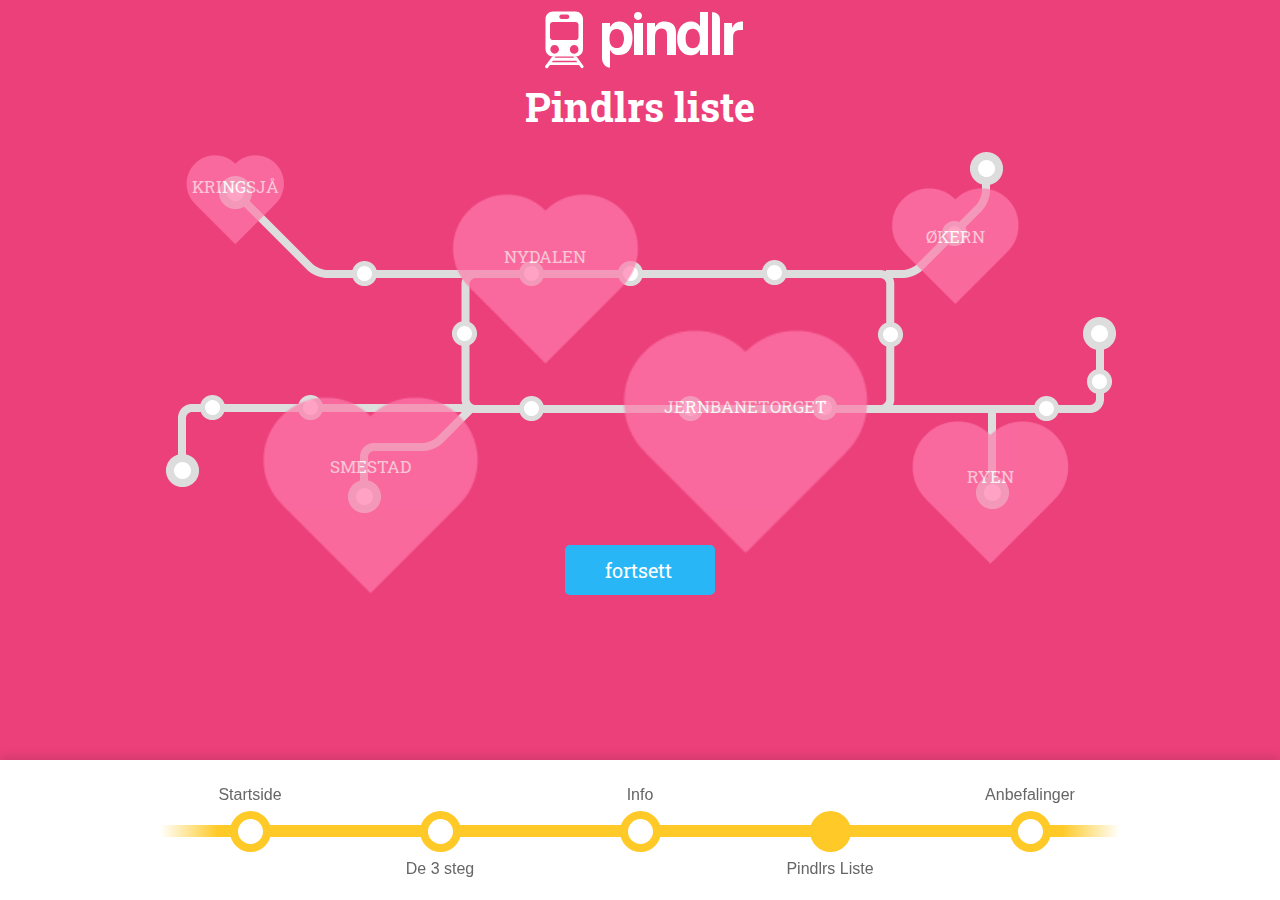
<file: PRO100-Pindlr/pindlrsliste.html>
<!DOCTYPE html>
<html lang="en">
<head>
  <meta charset="UTF-8">
  <title>Pindlrs Liste</title>
  <link rel="stylesheet" type="text/css" href="style.css">
</head>

<body>
  <header>
    <div id="logo-container">
      <img id="logo-icon" src="images/logo-white-1.svg">
      <img id="logo-text" src="images/logo-white-2.svg">
    </div>
  </header>

  <div class="title-wrapper">
    <div class="title-text"><h1>Pindlrs liste</h1></div>
  </div>

  <div class="main-wrapper">
    <div id="scene">
      <div id="metrobox">
        <div id="heart1" class="heart"><p>KRINGSJÅ</p></div>
        <div id="heart2" class="heart"><p>ØKERN</p></div>
        <div id="heart3" class="heart"><p>RYEN</p></div>
        <div id="heart4" class="heart"><p>NYDALEN</p></div>
        <div id="heart5" class="heart"><p>SMESTAD</p></div>
        <div id="heart6" class="heart"><p>JERNBANETORGET</p></div>

        <div id="match1" class="match"><h1>700 matcher!</h1></div>
        <div id="match2" class="match"><h1>1100 matcher!</h1></div>
        <div id="match3" class="match"><h1>1700 matcher!</h1></div>
        <div id="match4" class="match"><h1>2200 matcher!</h1></div>
        <div id="match5" class="match"><h1>2500 matcher!</h1></div>
        <div id="match6" class="match"><h1>3500 matcher!</h1></div>
      </div>

      <div id="center-button" class="button"><a href="anbefalinger.html"><span class="button-link">fortsett</span></a></div>
    </div> <!-- END SCENE -->
  </div> <!-- MAIN WRAPPER END-->

  <footer>
    <div id="navbar">
      <div id="navbar-line">
        <div class="navbar-dots" id="navbar-dot-1">
          <a href="index.html"><span class="link-dot"></span></a>
          <div class="navbar-names navbar-above" id="navbar-name-1">Startside</div>
        </div>

        <div class="navbar-dots" id="navbar-dot-2">
          <a href="detresteg.html"><span class="link-dot"></span></a>
          <div class="navbar-names navbar-below" id="navbar-name-2">De 3 steg</div>
          </div>

          <div class="navbar-dots" id="navbar-dot-3">
            <a href="info.html"><span class="link-dot"></span></a>
            <div class="navbar-names navbar-above" id="navbar-name-3">Info</div>
          </div>

          <div class="navbar-dots" id="navbar-dot-4-active">
            <a href="pindlrsliste.html"><span class="link-dot"></span></a>
            <div class="navbar-names navbar-below" id="navbar-name-4">Pindlrs Liste</div>
          </div>

          <div class="navbar-dots" id="navbar-dot-5">
            <a href="anbefalinger.html"><span class="link-dot"></span></a>
            <div class="navbar-names navbar-above" id="navbar-name-5">Anbefalinger</div>
          </div>

        </div><!-- END NAVBAR LINE -->
      </div> <!-- END NAVBAR -->
    </footer>
  </body>
  </html>
</file>
<file: PRO100-Pindlr/style.css>
/*------------------------------------------------
> > > TABLE OF CONTENTS:
--------------------------------------------------
1.0 - Oppsett
2.0 - Header / Logo / Hjemknapp
3.0 - Footer / Navigasjonsmeny
4.0 - Side 1 og 2 - "Logo-splash" + Startside
5.0 - Side 3 - "Tre steg til kjærligheten
    5.1 - Side 3.0 - "Hovedsi 5.2 - Generelt for Side 3.2, 3.3 og 3.4
    5.3 - Side 3.1 - "Første steg"
    5.4 - Side 3.2 - "Andre steg"
    5.5 - Side 3.3 - "Tredje steg"
6.0 - Side 4 - "Pindlrs Liste
7.0 - Side 5 - "Anbefalinger"
8.0 - Side 6 - "Om oss"
9.0 - Side 7 - "Call to action" / App-nedlasting
------------------------------------------------*/

/*------------------------------------------------
1.0 - Oppsett
------------------------------------------------*/
@import url('https://fonts.googleapis.com/css?family=Roboto+Slab');

body {
	margin: 0;
    padding: 0;
    background-color: #ec407a;
    height: 100%;
    width: 100%;
    overflow: hidden;
    font-family: "Helvetica Neue", Helvetica, Arial, sans-serif;
}

h1, h2, h3, h4, h5, h6 {
    margin: 0;
    padding: 0;
	font-family: 'Roboto Slab', serif;
}

.main-wrapper {
    margin: auto;
    position: relative;
    top: -10px;
    width: 960px;
    height: 100%;
}

.title-wrapper {
    margin: auto;
    height: 60px;
	padding-bottom: 5px;
    color: #101010;
    font-size: 50px;
    text-align: center;
}

.title-text {
    margin: auto;
    text-align: center;
    font-family: 'Roboto Slab', serif;
}

.title-text h1 {
	font-size: 40px;
	color: #ffffff;
}

.animate-title-text {
    opacity: 0;
    animation: titleAnimation 1.5s ease 7.5s forwards;
}

#scene {
    position: relative;
    width: 960px;
    height: 550px;
}

#bg-fade {
	position: absolute;
	top: -20px;
	left: 0;
	right: 0;
	margin: auto;
	width: 960px;
	height: 480px;
	background-image: url(images/bg-fade.png);
	opacity: 0.1;
}

@keyframes titleAnimation {
    0% {
        opacity: 0;
        transform: translateX(-250px);
    }
    100% {
        opacity: 1;
        transform: translateX(0px);
    }
}

/*------------------------------------------------
2.0 - Header / Logo / Hjemknapp
------------------------------------------------*/
header {
    height: 80px;
    line-height: 80px;
    text-align: center;
}

#animated-header {
    animation: splashHeader 9s ease forwards;
}

#logo-container {
    position: absolute;
    padding-top: 10px;
    left: 0%;
    height: 70px;
    width: 100%;
}

#logo-icon {
    position: relative;
    display: inline-block;
    height: 60px;
}

.logo-icon-animation {
    animation: splashIcon 9s ease forwards;
}

#logo-text {
    position: relative;
    display: inline-block;
    height: 60px;
}

.logo-text-animation {
    animation: splashText 9s ease forwards;
}

@keyframes splashHeader {
    0% {
        height: 2000px;
    }
    40% {
        height: 2000px;
    }
    100% {
        height: 80px;
    }
}

@keyframes splashIcon {
    0% {
        top: 200px;
        left: 290px;
        height: 240px;
        opacity: 0;
    }
    20% {
        top: 200px;
        left: 290px;
        height: 240px;
        opacity: 1;
    }
    40% {
        left: 0px;
        top: 200px;
        height: 240px;
    }
    60% {
        left: 0px;
        top: 200px;
        height: 240px;
    }
    100% {
        top: 0px;
        left: 0px;
    }
}

@keyframes splashText {
    0% {
        top: 440px;
        left: -120px;
        height: 240px;
        opacity: 0;
    }
    20% {
        top: 440px;
        left: -120px;
        height: 240px;
        opacity: 1;
    }
    40% {
        top: 440px;
        left: 0px;
        height: 240px;
    }
    60% {
        top: 200px;
        left: 0px;
        height: 240px;
    }
    100% {
        top: 0px;
        left: 0px;
        height: 60px;
    }
}

/*------------------------------------------------
3.0 - Footer / Navigasjonsmeny
------------------------------------------------*/
footer {
    position: fixed;
    bottom: 0;
    height: 140px;
    width: 100%;
    background-color: #ffffff;
    color: #101010;
    filter: drop-shadow(0px -4px 4px rgba(0, 0, 0, 0.1));
}

#animated-footer {
    animation: splashFooter 9s ease forwards;
}

#animated-footer-2 {
	animation: footerRemove 5s linear forwards;
}

@keyframes footerRemove {
	0% {
		bottom: 0px;

	 }
	100% {
		bottom: -1000px;
	}
}

#navbar {
    position: relative;
    margin: auto;
    padding-top: 15px;
    left: 0;
    right: 0;
    height: 140px;
    width: 960px;
    color: #666666;
}

#navbar-line {
    position: relative;
    margin: 0 auto;
    z-index: 5;
    top: 50px;
    left: 0;
    right: 0;
    height: 12px;
    width: 960px;
    background: linear-gradient(to right, rgba(255,202,40,0) 0%,rgba(255,202,40,1) 6%,rgba(255,202,40,1) 94%,rgba(255,202,40,0) 100%);
}

.navbar-dots {
    position: absolute;
    z-index: 6;
    top: -14px;
    height: 25px;
    width: 25px;
    border-radius: 50%;
    border: 8px solid #ffca28;
}

#navbar-dot-1 {
    left: 70px;
    background-color: #ffffff;
}

#navbar-dot-1-active {
	left: 70px;
    background-color: #ffca28;
}

#navbar-dot-2 {
    left: 260px;
    background-color: #ffffff;
}

#navbar-dot-2-active {
	left: 260px;
    background-color: #ffca28;
}

#navbar-dot-3 {
    left: 460px;
    background-color: #ffffff;
}

#navbar-dot-3-active {
	left: 460px;
    background-color: #ffca28;
}

#navbar-dot-4 {
    left: 650px;
    background-color: #ffffff;
}

#navbar-dot-4-active {
	left: 650px;
    background-color: #ffca28;
}

#navbar-dot-5 {
    left: 850px;
    background-color: #ffffff;
}

#navbar-dot-5-active {
	left: 850px;
    background-color: #ffca28;
}

.link-dot {
    position: absolute;
    width: 25px;
    height: 25px;
    border-radius: 50%;
    z-index: 100;
    transition: .2s ease;
}

.link-dot:hover {
    background-color: #ffca28;
}

.navbar-names {
    position: relative;
    left: -43px;
    height: 16px;
    width: 110px;
    text-align: center;
    line-height: 16px;
}

.navbar-above {
    top: -32px;
}

.navbar-below {
    top: 42px;
}

@keyframes splashFooter {
    0% {
        height: 0px;
    }
    80% {
        height: 0px;
    }
    100% {
        height: 140px;
    }
}

/*------------------------------------------------
4.0. - Side 1 og 2 - "Logo-splash" + Startside
------------------------------------------------*/
#start-track {
    position: absolute;
    top: 185px;
    left: -750px;
    height: 12px;
    width: 2500px;
    background-color: #dddddd;
    z-index: 1;
}

#start-scene-track {
    position: absolute;
    margin: 0 auto;
    z-index: 6;
    top: 185px;
    left: 0;
    right: 0;
    height:12px;
    width: 960px;
   	background-color: #29b6f6;
}

.start-track-dots {
    position: absolute;
    z-index: 15;
    top: -14px;
    width: 25px;
    height: 25px;
    background-color: #ffffff;
    border: 8px solid #29b6f6;
    border-radius: 50%;
}

#start-track-dot-1 {
    left: 40px;
}

#start-track-dot-2 {
    left: 460px;
}

#start-track-dot-3 {
    right: 40px;
}

.start-track-small-dots {
    position: absolute;
    z-index: 10;
    top: 176px;
    width: 20px;
    height: 20px;
    background-color: #ffffff;
    border: 5px solid #29b6f6; /* BLUE */
    border-radius: 50%;
}

#start-track-small-dot-1 {
    left: 240px;
}

#start-track-small-dot-2 {
    left: 700px;
}

#start-subway {
    position: absolute;
    z-index: 100;
    top: 174px;
    height: 35px;
    width: 200px;
    opacity: 0;
    background-image: url(images/subway-horizontal.png);
    border-radius: 5px;
    animation: startTrainMove 14s ease-in-out 9s infinite;
}

#start-track-center {
    position: absolute;
    top: 50%;
    height: 12px;
    width: 100%;
    background-color: #ff00cc;
    z-index: 5;
}

#track-bend-1 {
    position: absolute;
    top: 255px;
    left: 448px;
    height: 12px;
    width: 200px;
    background-color: #dddddd;
    border-bottom-right-radius: 50px 30px;
    transform: rotate(-315deg);
}

#track-bend-2 {
    position: absolute;
    top: 320px;
    left:602px;
    height: 12px;
    width: 350px;
    background-color: #dddddd;
    border-bottom-left-radius: 50px 30px;
}

#track-bend-dot {
    position: absolute;
    z-index: 15;
    top: 304px;
    right: 40px;
    width: 25px;
    height: 25px;
    background-color: #ffffff;
    border: 8px solid #dddddd;
    border-radius: 50%;
}

#track-bend-dot-small {
    position: absolute;
    z-index: 15;
    top: 311px;
    left: 700px;
    width: 20px;
    height: 20px;
    background-color: #ffffff;
    border: 5px solid #dddddd;
    border-radius: 50%;
}

#start-continue {
    margin: auto;
    top: 550px;
    left: 0;
    right: 0;
}

.white-bubble {
    position: absolute;
    padding: 20px;
    width: 60px;
    height: 60px;
    background-color: #ffffff;
    border-radius: 10px;
}

.white-bubble img {
    width: 50px;
    height: 50px;
    animation: bubbleWobble .5s ease infinite;
}

.bubble-wobble {
    position: absolute;
    left: 25px;
    animation: bubbleWobble 1s ease infinite;
}

#white-bubble-wave {
    top: 40px;
    left: 10px;
    opacity: 0;
    animation: bubbleWaveFade 14s ease 9s infinite;
}

#white-bubble-talk {
    top: 40px;
    left: 428px;
    opacity: 0;
    animation: bubbleTalkFade 14s ease 9s infinite;
}

#white-bubble-heart {
    top: 40px;
    left: 846px;
    opacity: 0;
    animation: bubbleHeartFade 14s ease 9s infinite;
}

/** BUTTONS **/

.button {
    position: absolute;
    z-index: 200;
    width: 150px;
    height: 50px;
    line-height: 50px;
    border-radius: 5px;
    background-color: #29b6f6;
    transition: 2s ease;
}

.button:hover {
    background-color: #81d4fa;
}

.button a {
    color: #ffffff;
    text-decoration: none;
    font-size: 20px;
    text-align: center;
}

.button-link {
	font-family: 'Roboto Slab', serif;
	padding-top: 15px;
	padding-bottom: 15px;
	padding-left: 40px;
	padding-right: 40px;
}

#center-button {
    margin: auto;
    left: 0;
    right: 0;
    top: 410px;
}

#center-button-about {
    margin: auto;
    left: 0;
    right: 0;
    bottom: 173px;
}

/** KEYFRAMES **/

@keyframes bubbleWobble {
    0% {
        top: 20px;
    }
    50% {
        top: 30px;
    }
    100% {
        top: 20px;
    }
}

@keyframes bubbleWaveFade {
    0% {
        opacity: 0;
    }
    10% {
        opacity: 1;
    }
    20% {
        opacity: 1;
    }
    30% {
        opacity: 0;
    }
    100% {
        opacity: 0;
    }
}

@keyframes bubbleTalkFade {
    0% {
        opacity: 0;
    }
    30% {
        opacity: 0;
    }
    40% {
        opacity: 1;
    }
    50% {
        opacity: 1;
    }
    60% {
        opacity: 0;
    }
    100% {
        opacity: 0;
    }
}

@keyframes bubbleHeartFade {
    0% {
        opacity: 0;
    }
    30% {
        opacity: 0;
    }
    40% {
        opacity: 0;
    }
    55% {
        opacity: 0;
    }
    60% {
        opacity: 0;
    }
    70% {
        opacity: 1;
    }
    80% {
        opacity: 1;
    }
    100% {
        opacity: 0;
    }
}

@keyframes startTrainMove {
    0% {
        opacity: 0;
        left: -247px;
    }
    10% {
        opacity: 1;
        left: -37px;
    }
    20% {
        left: -37px;
    }
    40% {
        left: 383px;
    }
    50% {
        left: 383px;
    }
    70% {
        left: 802px;
    }
    80% {
        opacity: 1;
        left: 802px;
    }
    100% {
        opacity: 0;
        left: 1012px;
    }
}

/*------------------------------------------------
5.0 - Side 3 - "Tre steg til kjærligheten"
------------------------------------------------*/
.expanding-container {
    margin: auto;
    position: fixed;
    z-index: 600;
    top: 80px;
    left: 0;
    right: 0;
    width: 960px;
    height: 100%;
    overflow: hidden;
    opacity: 1;
    background-color: #f0f0f0;
}

.three-steps-animation-container {
    display: none;
    margin: auto;
    position: fixed;
    z-index: 1000;
    top: 120px;
    left: 0;
    right: 0;
    width: 960px;
    height: 550px;
    overflow: hidden;
    border-radius: 20px;
    opacity: 1;
    background-color: #f0f0f0;
}

.three-steps-animation-container:target {
    display: inline;
}

#animation-one {
    background: #388e3c;
    animation: animationOneContainerExpand 9s ease forwards;
}

@keyframes animationOneContainerExpand {
    0% {
        opacity: 0;
        transform: scale(0);
    }
    5% {
        opacity: 1;
        transform: scale(1);
    }
    95% {
        opacity: 1;
        transform: scale(1);
    }
    100% {
        opacity: 0;
        transform: scale(0);
    }
}

#animation-two {
    background: #212121;
    animation: animationTwoContainerExpand 25s ease forwards;
}

@keyframes animationTwoContainerExpand {
    0% {
        opacity: 0;
        transform: scale(0);
    }
    5% {
        opacity: 1;
        transform: scale(1);
    }
    95% {
        opacity: 1;
        transform: scale(1);
    }
    100% {
        opacity: 0;
        transform: scale(0);
    }
}

#animation-three {
    animation: animationThreeContainerExpand 19s ease forwards;
}

@keyframes animationThreeContainerExpand {
    0% {
        opacity: 0;
        transform: scale(0);
    }
    5% {
        opacity: 1;
        transform: scale(1);
    }
    95% {
        opacity: 1;
        transform: scale(1);
    }
    100% {
        opacity: 0;
        transform: scale(0);
    }
}

/*------------------------------------------------
5.1 - Side 3.0 - "Hovedside"
------------------------------------------------*/
.door-text {
    font-size: 20px;
    position: absolute;
    opacity: 0;
    z-index:200;
    top: 180px;
    background-color: #ffffff;
    border-radius: 5px;
    border: 7px solid #ffffff;
    text-align: center;
    font-family: 'Roboto Slab', serif;
}

#door-text1 {
    left: 130px;
}

#door-text2 {
    right: 430px;
}

#door-text3 {
    right: 130px;
}

#doorLink1:hover ~ #door-text1 {
    animation: textInvis 2s;
    animation-iteration-count: 1;
    animation-fill-mode:forwards;
}

#doorLink2:hover ~ #door-text2 {
    animation: textInvis 2s;
    animation-iteration-count: 1;
    animation-fill-mode: forwards;
}

#doorLink3:hover ~ #door-text3 {
    animation: textInvis 2s;
    animation-iteration-count: 1;
    animation-fill-mode: forwards;
}

.heart-number {
    top:5px;
    left: 0px;
    right: 0px;
    font-size:30px;
    position: absolute;
    text-align: center;
    color: #ec407a;
    font-family: 'Roboto Slab', serif;
}

#howto-subway {
    position: absolute;
    width: 960px;
    height: 180px;
    background-image: url(images/subway.png);
    z-index: 100;
    animation: howtoSubwayMove 5s ease-out forwards;
    top: 70px;
}

.door-link {
    position: absolute;
    margin: auto;
    left: 0;
    right: 0;
    height: 153px;
    width: 100px;
    z-index: 104;
}

.howto-subway-doors-cont-1 {
    position: absolute;
    width: 100px;
    height: 153px;
    z-index: 102;
    left: 130px;
    top: 27px;
    transition: 2s ease;
}

.howto-subway-doors-cont-1:hover {
    width: 190px;
    left: 85px;
}

.howto-subway-doors-cont-2 {
    position: absolute;
    width: 100px;
    height: 153px;
    z-index: 102;
    left: 430px;
    top: 27px;
    transition: 2s ease;
}

.howto-subway-doors-cont-2:hover {
    width: 190px;
    left: 385px;
}

.howto-subway-doors-cont-3 {
    position: absolute;
    width: 100px;
    height: 153px;
    z-index: 102;
    left: 730px;
    top: 27px;
    transition: 2s ease;
}

.howto-subway-doors-cont-3:hover {
    width: 190px;
    left: 685px;
}

.howto-subway-doors {
    position: absolute;
    width: 52px;
    height: 153px;
    z-index: 105;
}

#howto-subway-door-1-l {
    left: 0;
    background-image: url(images/door-left.png);
}

#howto-subway-door-1-r {
    right: 0;
    background-image: url(images/door-right.png);
}

#howto-subway-door-2-l {
    left: 0;
    background-image: url(images/door-left.png);
}

#howto-subway-door-2-r {
    right: 0;
    background-image: url(images/door-right.png);
}

#howto-subway-door-3-l {
    left: 0;
    background-image: url(images/door-left.png);
}

#howto-subway-door-3-r {
    right: 0;
    background-image: url(images/door-right.png);
}

#howto-subway-track {
    position: absolute;
    left: -1000px;
    height: 10px;
    width: 3000px;
    top: 250px;
    background-color: #757575;
    z-index: 0;
}

#howto-station {
    position: absolute;
    top: 250px;
    width: 720px;
    border-bottom: 60px solid #bbbbbb;
    border-left: 120px solid transparent;
    border-right: 120px solid transparent;
    border-radius: 20px;
    height: 0;
}

.howto-hearts {
    position: absolute;
    width: 50px;
    height: 50px;
    background-image: url(images/heart-1.svg);
    animation: howtoHeartMove 2s linear infinite;
    z-index: 100;
}

#howto-heart-1 {
    left: 155px;
    z-index: 150;
}

#howto-heart-2 {
    left: 0;
    right: 0;
    margin: 0 auto;
}

#howto-heart-3 {
    left: 755px;
}

#howto-heart-container {
    animation: howtoHeartFade 1s linear forwards;
    animation-delay: 2s;
    opacity: 0;
    z-index: 100;
}

#howto-tunnel {
    position: absolute;
    top: 250px;
    background-color: #999999;
    background-image: linear-gradient(0deg, #999999 0%, #000000 100%);
    border-top: #333 5px solid;
    border-bottom: #000 5px solid;
    width: 100%;
    height: 240px;
    z-index: 1;
}

@keyframes howtoHeartMove {
    0% {
        top:0px;
    }
    50% {
        top: 10px;
    }
    100% {
        top: 0px;
    }
}

@keyframes howtoHeartFade {
    0% {
        opacity: 0;
    }
    100% {
        opacity: .5;
    }
}

@keyframes howtoSubwayMove {
    0% {
        left: -1060px;
    }
    100% {
        left:0;
    }
}

@keyframes textInvis {
    from {}
    to {opacity: 1;}
}

/*------------------------------------------------
5.2 - Generelt for side 3.2, 3.3 og 3.4
------------------------------------------------*/

/*------------------------------------------------
5.3 - Side 3.1 - "Første steg"
------------------------------------------------*/
#tbane-birdseye-view {
    top: 180px;
    left: 0;
    right: 0;
    height: 450px;
    width: 700px;
    position: absolute;
    z-index: 1000;
    margin: auto;
}

#tbane-perong {
    position: absolute;
    top: 490px;
    width: 960px;
    height: 159px;
    background-color: #6b6a6a;
    animation: anim1-railMoves 10s ease-in forwards;
    animation-delay: 5s;
}

#anim1-personBlue {
    background-color: #40c4ff;
    width: 25px;
    height: 25px;
    border-radius: 50%;
    z-index: 1000;
    display: block;
    position: absolute;
    bottom: 140px;
    left: 38px;
    animation: animPersonBlueMoves1 linear forwards 10s;
}

#anim1-personRed {
    background-color: #ff4081;
    width: 25px;
    height: 25px;
    border-radius: 50%;
    z-index: 1000;
    display: block;
    position: absolute;
    bottom: 140px;
    right: 38px;
    animation: animPersonRedMoves1 linear forwards 10s;
}

#tbane-perrong-linje {
    background-color: #d3c60e;
    position: absolute;
    width: 952px;
    height: 20px;
    right: 0px;
    left: 4px;
    outline: 5px groove #d3c60e;
}

#tbane-can {
    background-color: #465060;
    border-bottom-left-radius: 30%;
    border-bottom-right-radius: 30%;
    width: 40px;
    height: 50px;
    position: absolute;
    bottom: 50px;
    left: 5px;
    transform: rotate(270deg);
}

#tbane-krakk {
    background-color: #ba6844;
    border-radius: 20%;
    width: 160px;
    height: 50px;
    position: absolute;
    transform: rotate(345deg);
    bottom: 32px;
    left: 700px;
}

#tbane-krakk1 {
    background-color: #ba6844;
    border-radius: 20%;
    width: 160px;
    height: 50px;
    position: absolute;
    transform: rotate(10deg);
    bottom: 30px;
    left: 100px;
}

#anim1-skinne-holder {
    position: absolute;
    width: 100%;
    height: 150px;
    top: 333px;
    animation: anim1-railMoves ease-in 10s forwards;
    animation-delay: 5s;
}

.anim1-skinne-properties {
    position: absolute;
    width: 20px;
    height: 150px;
    background-color: #4e342e;
}

#anim1-skinne-1 {
    left: -300px;
}

#anim1-skinne-2 {
    left: -250px;
}

#anim1-skinne-3 {
    left: -200px;
}

#anim1-skinne-4 {
    left: -150px;
}

#anim1-skinne-5 {
    left: -100px;
}

#anim1-skinne-6 {
	left: -50px;
}

#anim1-skinne-7 {
    left: 0px;
}

#anim1-skinne-8 {
    left: 50px;
}

#anim1-skinne-9 {
    left: 100px;
}

#anim1-skinne-10 {
    left: 150px;
}

#anim1-skinne-11 {
    left: 200px;
}

#anim1-skinne-12 {
    left: 250px;
}

#anim1-skinne-13 {
    left: 300px;
}

#anim1-skinne-14 {
    left: 350px;
}

#anim1-skinne-15 {
    left: 400px;
}

#anim1-skinne-16 {
    left: 450px;
}

#anim1-skinne-17 {
    left: 500px;
}

#anim1-skinne-18 {
    left: 550px;
}

#anim1-skinne-19 {
    left: 600px;
}

#anim1-skinne-20 {
    left: 650px;
}

#anim1-skinne-21 {
    left: 700px;
}

#anim1-skinne-22 {
    left: 750px;
}

#anim1-skinne-23 {
    left: 800px;
}

#anim1-skinne-24 {
    left: 850px;
}

#anim1-skinne-25 {
    left: 900px;
}

#anim1-skinne-26 {
    left: 950px;
}

#anim1-skinne-27 {
    left: 1000px;
}

#anim1-skinne-28 {
    left: 1050px;
}

#anim1-skinne-29 {
    left: 1100px;
}

#anim1-skinne-30 {
    left: 1150px;
}

#anim1-skinne-31 {
    left: 1200px;
}

#anim1-skinne-32 {
    left: 1250px;
}

#anim1-skinne-33 {
    left: 1300px;
}

#anim1-skinne-34 {
    left: 1350px;
}

#anim1-skinne-35 {
    left: 1400px;
}

#anim1-skinne-36 {
    left: 1450px;
}

#anim1-skinne-37 {
    left: 1500px;
}

#anim1-skinne-38 {
    left: 1550px;
}

#anim1-skinne-39 {
    left: 1600px;
}

#anim1-skinne-40 {
    left: 1650px;
}

#anim1-skinne-41 {
    left: 1700px;
}

#anim1-skinne-42 {
    left: 1750px;
}

#anim1-skinne-43 {
    left: 1800px;
}

#anim1-skinne-44 {
    left: 1850px;
}

#anim1-skinne-45 {
    left: 1900px;
}

#anim1-skinne-46 {
    left: 1950px;
}

#anim1-skinne-47 {
    left: 2000px;
}

#anim1-skinne-48 {
    left: 2050px;
}

#anim1-skinne-49 {
    left: 2100px;
}

#anim1-skinne-50 {
    left: 2150px;
}

#anim1-skinne-51 {
    left: 2200px;
}

#anim1-skinne-52 {
    left: 2250px;
}

#anim1-skinne-53 {
    left: 2300px;
}

#anim1-skinne-54 {
    left: 2350px;
}

#anim1-skinne-55 {
    left: 2400px;
}

#anim1-skinne-56 {
    left: 2450px;
}

#anim1-skinne-57 {
    left: 2500px;
}

#anim1-skinne-58 {
    left: 2550px;
}

#anim1-skinne-59 {
    left: 2600px;
}

#anim1-skinne-60 {
    left: 2650px;
}

#anim1-skinne-61 {
    left: 2700px;
}

#anim1-skinne-62 {
    left: 2750px;
}

#anim1-skinne-63 {
    left: 2800px;
}

#anim1-skinne-64 {
    left: 2850px;
}

#anim1-skinne-65 {
    left: 2900px;
}

#anim1-skinne-66 {
    left: 2950px;
}

#anim1-skinne-67 {
    left: 3000px;
}

#anim1-skinne-68 {
    left: 3050px;
}

#anim1-skinne-69 {
    left: 3100px;
}

#anim1-skinne-70 {
    left: 3150px;
}

#anim1-skinne-71 {
    left: 3200px;
}

#anim1-skinne-72 {
    left: 3250px;
}

#anim1-skinne-73 {
    left: 3300px;
}

#anim1-skinne-74 {
    left: 3350px;
}

#anim1-skinne-75 {
    left: 3400px;
}

#anim1-skinne-76 {
    left: 3450px;
}

#anim1-skinne-77 {
    left: 3500px;
}

#anim1-skinne-78 {
    left: 3550px;
}

#anim1-skinne-79 {
    left: 3600px;
}

#anim1-skinne-80 {
    left: 3650px;
}

#anim1-skinne-81 {
    left: 3700px;
}

#anim1-skinne-82 {
    left: 3750px;
}

#anim1-skinne-83 {
    left: 3800px;
}

#anim1-skinne-84 {
    left: 3850px;
}

#anim1-skinne-85 {
    left: 3900px;
}

#anim1-skinne-86 {
    left: 3950px;
}

#anim1-skinne-87 {
    left: 4000px;
}

#anim1-skinne-88 {
    left: 4050px;
}

#anim1-skinne-89 {
    left: 4100px;
}

#anim1-skinne-90 {
    left: 4150px;
}

#anim1-skinne-91 {
    left: 4200px;
}

#anim1-skinne-91 {
    left: 4250px;
}

#anim1-skinne-92 {
    left: 4300px;
}

#anim1-skinne-93 {
    left: 4350px;
}

#anim1-skinne-94 {
    left: 4400px;
}

#anim1-steel-line1 {
    height: 15px;
    width: 100%;
    top: 353px;
    left: 0px;
    position: absolute;
    z-index: 9;
    background-color: #757575;
}

#anim1-steel-line2 {
    height: 15px;
    width: 100%;
    top: 445px;
    left: 0px;
    position: absolute;
    z-index: 9;
    background-color: #757575;
}

#anim1-subway-move {
    animation: anim1-railMoves 10s linear forwards;
}

@keyframes animPersonBlueMoves1 {
    0% {
        bottom: 8px;
        left: 190px;
    }
    10% {
        bottom: 8px;
        left: 190px;
    }
    25% {
        bottom: 10px;
        left: 250px;
    }
    35% {
        bottom: 45px;
        left: 250px;
    }
    45% {
        bottom: 100px;
        left: 250px;
    }
    55% {
        bottom: 100px;
        left: 310px;
    }
    65% {
        bottom: 70px;
        left: 310px;
    }
    100% {
        bottom: 70px;
        left: 310px;
    }
}

@keyframes animPersonRedMoves1 {
    0% {
        bottom: 8px;
        right: 190px;
    }
    10% {
        bottom: 8px;
        right: 190px;
    }
    25% {
        bottom: 10px;
        right: 250px;
    }
    35% {
        bottom: 45px;
        right: 250px;
    }
    45% {
        bottom: 120px;
        right: 250px;
    }
    50% {
        bottom: 150px;
        right: 250px;
    }
    60% {
        bottom: 150px;
        right: 185px;
    }
    65% {
        bottom: 195px;
        right: 185px;
    }
    100% {
        bottom: 195px;
        right: 185px;
    }
}
/*------------------------------------------------
5.4 - Side 3.2 - "Andre steg"
------------------------------------------------*/
#anim2-tbane-birdseye-view {
    position: absolute;
    width: 700px;
    height: 450px;
    z-index: 1;
    left: 0px;
    right: 0px;
    margin: auto;
}

#anim2-personBlue {
    background-color: #40c4ff;
    width: 20px;
    height: 20px;
    border-radius: 50%;
    z-index: 2;
    display: block;
    position: absolute;
    bottom: 250px;
    left: 310px;
    animation: animPersonBlueMoves2 forwards 30s;
}

#anim2-personRed {
    background-color: #ff4081;
    width: 20px;
    height: 20px;
    border-radius: 50%;
    z-index: 2;
    display: block;
    position: absolute;
    bottom: 380px;
    left: 750px;
    animation: animPersonRedMoves2 forwards 30s;
}

#dots-bubble{
    position: relative;
    top: -16px;
    left: -8px;
    width: 33px;
    height: 33px;
    animation: chatFloat 2s infinite;
    transform: translate(0,5px)
}

.speech-bubble {
    background: #efefef;
    border-radius: 15px;
    font-size: 1.2rem;
    line-height: 1.3;
    margin: 0 auto 40px;
    width: 15px;
    height: 10px;
    padding: 15px;
    position: absolute;
    opacity: 0;
    z-index: 5;
}

.speech-bubble p {
    margin: 0 0 10px;
}

.speech-bubble p:last-of-type {
    margin-bottom: 0;
}

#chat {
    position: absolute;
    animation: chatFloat 2s linear infinite;
}

.triangle {
    width: 0;
    height: 0;
    right: 7px;
    bottom: -7px;
    border-left: 10px solid transparent;
    border-right: 10px solid transparent;
    border-top: 10px solid #efefef;
    position: absolute;
}

#speech-bubble1 {
    right: 620px;
    bottom: 240px;
    position: absolute;
    animation: subwayBubblemove2 11s forwards;
}

#speech-bubble2 {
    right: 600px;
    bottom: 290px;
    position: absolute;
    animation: subwayBubblemove3 15s forwards;
}

#speech-bubble3 {
    right: 458px;
    bottom: 290px;
    position: absolute;
    animation: subwayBubblemove5 24s forwards;
}

#speech-bubble4 {
    right: 186px;
    bottom: 290px;
    position: absolute;
    animation: subwayBubblemove4 13s forwards;
}

#speech-bubble5 {
    left: 730px;
    bottom: 370px;
    position: absolute;
    animation: subwayBubblemove1 11s forwards;
}

#phone-shake1 {
    top: 6px;
    right: 6px;
    position: absolute;
    width: 31px;
    height: 31px;
}

#phone-shake2 {
    top: 7px;
    right: 8px;
    position: absolute;
    width: 31px;
    height: 31px;
}

.phone-shake {
    animation: phoneShake 0.1s linear infinite;
    position: absolute;
}

#wave-shake1 {
    top: 6px;
    right: 12px;
    position: absolute;
    width: 25px;
    height: 25px;
}

#wave-shake2 {
    top: 6px;
    right: 12px;
    position: absolute;
    width: 25px;
    height: 25px;
}

.wave-shake {
    animation: waveShake 0.7s linear infinite;
    position:absolute;
}

#anim2-skinne-holder {
    position: absolute;
    height: 300px;
    left: 0;
    animation: anim2SkinneMoves 20s linear infinite;
}

.anim2-skinne-properties {
    position: absolute;
    width: 20px;
    height: 150px;
    top: 150px;
    background-color: #ae4d15;
    z-index: -501;
}

#anim2-skinne-1 {
    left: -300px;
}

#anim2-skinne-2 {
    left: -250px;
}

#anim2-skinne-3 {
    left: -200px;
}


#anim2-skinne-4 {
    left: -150px;
}

#anim2-skinne-5 {
    left: -100px;
}

#anim2-skinne-6 {
    left: -50px;
}

#anim2-skinne-7 {
    left: 0px;
}

#anim2-skinne-8 {
    left: 50px;
}

#anim2-skinne-9 {
    left: 100px;
}

#anim2-skinne-10 {
    left: 150px;
}

#anim2-skinne-11 {
    left: 200px;
}

#anim2-skinne-12 {
    left: 250px;
}

#anim2-skinne-13 {
    left: 300px;
}

#anim2-skinne-14 {
    left: 350px;
}

#anim2-skinne-15 {
    left: 400px;
}

#anim2-skinne-16 {
    left: 450px;
}

#anim2-skinne-17 {
    left: 500px;
}

#anim2-skinne-18 {
    left: 550px;
}

#anim2-skinne-19 {
    left: 600px;
}

#anim2-skinne-20 {
    left: 650px;
}

#anim2-skinne-21 {
    left: 700px;
}

#anim2-skinne-22 {
    left: 750px;
}

#anim2-skinne-23 {
    left: 800px;
}

#anim2-skinne-24 {
    left: 850px;
}

#anim2-skinne-25 {
    left: 900px;
}

#anim2-skinne-26 {
    left: 950px;
}

#anim2-skinne-27 {
    left: 1000px;
}

#anim2-skinne-28 {
    left: 1050px;
}

#anim2-skinne-29 {
    left: 1100px;
}

#anim2-skinne-30 {
    left: 1150px;
}

#anim2-skinne-31 {
    left: 1200px;
}

#anim2-skinne-32 {
    left: 1250px;
}

#anim2-skinne-33 {
    left: 1300px;
}

#anim2-skinne-34 {
    left: 1350px;
}

#anim2-skinne-35 {
    left: 1400px;
}

#anim2-skinne-36 {
    left: 1450px;
}

#anim2-skinne-37 {
    left: 1500px;
}

#anim2-skinne-38 {
    left: 1550px;
}

#anim2-skinne-39 {
    left: 1600px;
}

#anim2-skinne-40 {
    left: 1650px;
}

#anim2-skinne-41 {
    left: 1700px;
}

#anim2-skinne-42 {
    left: 1750px;
}

#anim2-skinne-43 {
    left: 1800px;
}

#anim2-skinne-44 {
    left: 1850px;
}

#anim2-skinne-45 {
    left: 1900px;
}

#anim2-skinne-46 {
    left: 1950px;
}

#anim2-skinne-47 {
    left: 2000px;
}

#anim2-skinne-48 {
    left: 2050px;
}

#anim2-skinne-49 {
    left: 2100px;
}

#anim2-skinne-50 {
    left: 2150px;
}

#anim2-skinne-51 {
    left: 2200px;
}

#anim2-skinne-52 {
    left: 2250px;
}

#anim2-skinne-53 {
    left: 2300px;
}

#anim2-skinne-54 {
    left: 2350px;
}

#anim2-skinne-55 {
    left: 2400px;
}

#anim2-skinne-56 {
    left: 2450px;
}

#anim2-skinne-57 {
    left: 2500px;
}

#anim2-skinne-58 {
    left: 2550px;
}

#anim2-skinne-59 {
    left: 2600px;
}

#anim2-skinne-60 {
    left: 2650px;
}

#anim2-skinne-61 {
    left: 2700px;
}

#anim2-skinne-62 {
    left: 2750px;
}

#anim2-skinne-63 {
    left: 2800px;
}

#anim2-skinne-64 {
    left: 2850px;
}

#anim2-skinne-65 {
    left: 2900px;
}

#anim2-skinne-66 {
    left: 2950px;
}

#anim2-skinne-67 {
    left: 3000px;
}

#anim2-skinne-68 {
    left: 3050px;
}

#anim2-skinne-69 {
    left: 3100px;
}

#anim2-skinne-70 {
    left: 3150px;
}

#anim2-skinne-71 {
    left: 3200px;
}

#anim2-skinne-72 {
    left: 3250px;
}

#anim2-skinne-73 {
    left: 3300px;
}

#anim2-skinne-74 {
    left: 3350px;
}

#anim2-skinne-75 {
    left: 3400px;
}

#anim2-skinne-76 {
    left: 3450px;
}

#anim2-skinne-77 {
    left: 3500px;
}

#anim2-skinne-78 {
    left: 3550px;
}

#anim2-skinne-79 {
    left: 3600px;
}

#anim2-skinne-80 {
    left: 3650px;
}

#anim2-skinne-81 {
    left: 3700px;
}

#anim2-skinne-82 {
    left: 3750px;
}

#anim2-skinne-83 {
    left: 3800px;
}

#anim2-skinne-84 {
    left: 3850px;
}

#anim2-skinne-85 {
    left: 3900px;
}

#anim2-skinne-86 {
    left: 3950px;
}

#anim2-skinne-87 {
    left: 4000px;
}

#anim2-skinne-88 {
    left: 4050px;
}

#anim2-skinne-89 {
    left: 4100px;
}

#anim2-skinne-90 {
    left: 4150px;
}

#anim2-skinne-91 {
    left: 4200px;
}

#anim2-skinne-91 {
    left: 4250px;
}

#anim2-skinne-92 {
    left: 4300px;
}

#anim2-skinne-93 {
    left: 4350px;
}

#anim2-skinne-94 {
    left: 4400px;
}

#anim2-steel-line1{
    height: 15px;
    width: 100%;
    top: 170px;
    left: 0px;
    position: absolute;
    z-index: -500;
    background-color: gray;
}

#anim2-steel-line2{
    height: 15px;
    width: 100%;
    top: 262px;
    left: 0px;
    position: absolute;
    z-index: -500;
    background-color: gray;
}

@keyframes animPersonBlueMoves2 {
    10% {
        bottom: 250px;
        left: 310px;
    }
    15% {
        bottom: 250px;
        left: 310px;
    }
    20% {
        bottom: 300px;
        left: 330px;
    }
    25% {
        bottom: 300px;
        left: 330px;
    }
    30% {
        bottom: 300px;
        left: 330px;
    }
    35% {
        bottom: 300px;
        left: 330px;
    }
    40% {
        bottom: 300px;
        left: 400px;
    }
    50% {
        bottom: 300px;
        left: 460px;
    }
    100% {
        bottom: 300px;
        left: 460px;
    }
}

@keyframes animPersonRedMoves2 {
    10% {
        bottom: 380px;
        left: 750px;
    }
    15% {
        bottom: 380px;
        left: 750px;
    }
    20% {
        bottom: 300px;
        left: 750px;
    }
    25% {
        bottom: 300px;
        left: 750px;
    }
    30% {
        bottom: 300px;
        left: 750px;
    }
    35% {
        bottom: 300px;
        left: 750px;
    }
    40% {
        bottom: 300px;
        left: 650px;
    }
    50% {
        bottom: 300px;
        left: 490px
    }
    65% {
        bottom: 300px;
        left: 490px;
    }
    100% {
        bottom: 300px;
        left: 490px;
    }
}

@keyframes subwayBubblemove1 {
    0% {
        opacity: 0;
    }
    20% {
        opacity: 1;
    }
    30% {
        opacity: 1;
    }
    55% {
        opacity: 0;
    }
    100% {
    }
}

@keyframes subwayBubblemove1 {
    0% {
        opacity: 0;
    }
    20% {
        opacity: 1;
    }
    30% {
        opacity: 1;
    }
    55% {
        opacity: 0;
    }
    100% {
        opacity: 0;
    }
}

@keyframes subwayBubblemove2 {
    0% {
        opacity: 0;
    }
    20% {
        opacity: 1;
    }
    30% {
        opacity: 1;
    }
    55% {
        opacity: 0;
    }
    100% {
        opacity: 0;
    }
}

@keyframes subwayBubblemove3 {
    0% {
        opacity: 0;
    }
    30% {
        opacity: 0;
    }
    58% {
        opacity: 1;
    }
    60% {
        opacity: 1;
    }
    70% {
        opacity: 1;
    }
    80% {
        opacity: 0;
    }
    100% {
        opacity: 0;
    }

}

@keyframes subwayBubblemove4 {
    0% {
        opacity: 0;
    }
    30% {
        opacity: 0;
    }
    40% {
        opacity: 0;
    }
    58% {
        opacity: 1;
    }
    60% {
        opacity: 1;
    }
    80% {
        opacity: 1;
    }
    100% {
        opacity: 0;
    }
}

@keyframes subwayBubblemove5 {
    0% {
        opacity: 0;
    }
    30% {
        opacity: 0;
    }
    60% {
        opacity: 0;
    }
    85% {
        opacity: 1;
    }
    95% {
        opacity: 1;
    }
    100% {
        opacity: 0;
    }
}

@keyframes chatFloat {
    0% {}
    50% {transform: translate(0px,-5px);}
    100% {}
}

@keyframes phoneShake {
    0% {}
    50% {transform: translate(-3px, 0px);}
    100% {}
}

@keyframes waveShake {
    0% {}
    50% {transform: rotate(30deg);}
    100% {}
}

@keyframes anim2SkinneMoves{
    0%{
        left: 0px;
    }
    100%{
        left: -3000px;
    }
}

/*------------------------------------------------
5.5 - Side 3.3 - "Tredje steg"
------------------------------------------------*/
/** ANIMASJON 3 **/
#toolbar {
    height: 100%;
    animation: subwayTunnelAnim 2s linear forwards;
}

#anim-stairs {
    overflow: hidden;
}

#subway-tunnel-3 {
    z-index: 5;
    position: absolute;
    animation: metroMoves 4s forwards;
}

#subway {
    width: 960px;
    height: 350px;
    top: 55px;
    left: 22px;
    margin: auto;
    opacity: 50%;
    z-index: 5;
    position: absolute;
}

#station1 {
    width: 800px;
    height: 100px;
    top: 250px;
    right: -160px;
    left: 102px;
    margin: 0;
    border-radius: 5px;
    background-color: #dddddd;
    position: absolute;
    z-index: 1000000;
    animation: railMoves ease-out forwards 4s;
}

.entrance-marker {
    height: 15px;
    width: 5px;
    top: 0px;
    background-color: #f1c841;
    position: absolute;
    opacity: 0.8;
}

#entrance-marker1 {
    left: 87px;
}

#entrance-marker2 {
    left: 183px;
}

#entrance-marker3 {
    left: 305px;
}

#entrance-marker4 {
    left: 402px;
}

#entrance-marker5 {
    left: 525px;
}

#entrance-marker6 {
    left: 620px;
}

.bench {
    width: 50px;
    height: 10px;
    border-radius: 5px;
    background-color: #795548;
    position: absolute;
    bottom: 0;
}

#bench1 {
    left: 0px;
}

#bench2 {
    left: 150px;
}

#bench3 {
    left: 300px;
}

#bench4 {
    left: 450px;
}

#bench5 {
    left: 600px;
}

.bench-divider {
    width: 50px;
    height: 1px;
    background-color: #000000;
    position: absolute;
    bottom: 4px;
}

.lights {
    top: 25px;
    width: 50px;
    height: 7px;
    border-radius: 2px;
    background-color: #fff9c4;
    position: absolute;
    filter: drop-shadow(0px 0px 5px #fff9c4);
}

.lights-bottom {
    top: 351px !important;
}

.light-1 {
    left: -600px;
}

.light-2 {
    left: -400px;
}

.light-3 {
    left: -200px;
}

.light-4 {
    left: 0px;
}

.light-5 {
    left: 200px;
}

.light-6 {
    left: 400px;
}

.light-7 {
    left: 600px;
}

.light-8 {
    left: 800px;
}

.light-9 {
    left: 1000px;
}

.light-10 {
    left: 1200px;
}

.light-11 {
    left: 1400px;
}

.light-12 {
    left: 1600px;
}

#subway-entrance {
    width: 200px;
    height: 100px;
    top: 120px;
    left: 0px;
    right: 0px;
    position: absolute;
    border-style: solid;
    border-width: 10px;
    border-color: #25251f;
    z-index: 50000;
    overflow: hidden;
    margin: 0px;
    transform: rotate(90deg);
}

#personBlue {
    background-color: #ff4081;
    width: 20px;
    height: 20px;
    border-radius: 50%;
    z-index: 1000;
    display: block;
    position: absolute;
    top: 225px;
    left: 490px;
    animation: personBlueMoves forwards linear 15s;
    animation-delay: 2s;
}

#personRed {
    background-color: #40c4ff;
    width: 20px;
    height: 20px;
    border-radius: 50%;
    z-index: 1000;
    display: block;
    position: absolute;
    top: 225px;
    left: 455px;
    animation: personRedMoves forwards linear 15s;
    animation-delay: 2s;
}

#tbane1 {
    top: 0;
    left: 0;
    right: 0;
    height: 450px;
    width: 700px;
    position: absolute;
    z-index: 1000;
    margin: auto;
}

#rail-holder {
    position: relative;
    width: 100%;
    height: 150px;
    top: 150px;
    animation: railMoves ease-out 4s forwards;
}

.skinne-properties {
    position: absolute;
    width: 20px;
    height: 150px;
    background-color: #4e342e;
}

#skinne-1 {
    left: -300px;
}

#skinne-2 {
    left: -250px;
}

#skinne-3 {
    left: -200px;
}

#skinne-4 {
    left: -150px;
}

#skinne-5 {
    left: -100px;
}

#skinne-6 {
    left: -50px;
}

#skinne-7 {
    left: 0px;
}

#skinne-8 {
    left: 50px;
}

#skinne-9 {
    left: 100px;
}

#skinne-10 {
    left: 150px;
}

#skinne-11 {
    left: 200px;
}

#skinne-12 {
    left: 250px;
}

#skinne-13 {
    left: 300px;
}

#skinne-14 {
    left: 350px;
}

#skinne-15 {
    left: 400px;
}

#skinne-16 {
    left: 450px;
}

#skinne-17 {
    left: 500px;
}

#skinne-18 {
    left: 550px;
}

#skinne-19 {
    left: 600px;
}

#skinne-20 {
    left: 650px;
}

#skinne-21 {
    left: 700px;
}

#skinne-22 {
    left: 750px;
}

#skinne-23 {
    left: 800px;
}

#skinne-24 {
    left: 850px;
}

#skinne-25 {
    left: 900px;
}

#skinne-26 {
    left: 950px;
}

#skinne-27 {
    left: 1000px;
}

#skinne-28 {
    left: 1050px;
}

#skinne-29 {
    left: 1100px;
}

#skinne-30 {
    left: 1150px;
}

#skinne-31 {
    left: 1200px;
}

#skinne-32 {
    left: 1250px;
}

#skinne-33 {
    left: 1300px;
}

#skinne-34 {
    left: 1350px;
}

#skinne-35 {
    left: 1400px;
}

#skinne-36 {
    left: 1450px;
}

#skinne-37 {
    left: 1500px;
}

#skinne-38 {
    left: 1550px;
}

#skinne-39 {
    left: 1600px;
}

#skinne-40 {
    left: 1650px;
}

#skinne-41 {
    left: 1700px;
}

#skinne-42 {
    left: 1750px;
}

#skinne-43 {
    left: 1800px;
}

#skinne-44 {
    left: 1850px;
}

#skinne-45 {
    left: 1900px;
}

#skinne-46 {
    left: 1950px;
}

#skinne-47 {
    left: 2000px;
}

#skinne-48 {
    left: 2050px;
}

#skinne-49 {
    left: 2100px;
}

#skinne-50 {
    left: 2150px;
}

#skinne-51 {
    left: 2200px;
}

#skinne-52 {
    left: 2250px;
}

#skinne-53 {
    left: 2300px;
}

#skinne-54 {
    left: 2350px;
}

#skinne-55 {
    left: 2400px;
}

#skinne-56 {
    left: 2450px;
}

#skinne-57 {
    left: 2500px;
}

#skinne-58 {
    left: 2550px;
}

#skinne-59 {
    left: 2600px;
}

#skinne-60 {
    left: 2650px;
}

#skinne-61 {
    left: 2700px;
}

#skinne-62 {
    left: 2750px;
}

#skinne-63 {
    left: 2800px;
}

#skinne-64 {
    left: 2850px;
}

#skinne-65 {
    left: 2900px;
}

#skinne-66 {
    left: 2950px;
}

#skinne-67 {
    left: 3000px;
}

#skinne-68 {
    left: 3050px;
}

#skinne-69 {
    left: 3100px;
}

#skinne-70 {
    left: 3150px;
}

#skinne-71 {
    left: 3200px;
}

#skinne-72 {
    left: 3250px;
}

#skinne-73 {
    left: 3300px;
}

#skinne-74 {
    left: 3350px;
}

#skinne-75 {
    left: 3400px;
}

#skinne-76 {
    left: 3450px;
}

#skinne-77 {
    left: 3500px;
}

#skinne-78 {
    left: 3550px;
}

#skinne-79 {
    left: 3600px;
}

#skinne-80 {
    left: 3650px;
}

#skinne-81 {
    left: 3700px;
}

#skinne-82 {
    left: 3750px;
}

#skinne-83 {
    left: 3800px;
}

#skinne-84 {
    left: 3850px;
}

#skinne-85 {
    left: 3900px;
}

#skinne-86 {
    left: 3950px;
}

#skinne-87 {
    left: 4000px;
}

#skinne-88 {
    left: 4050px;
}

#skinne-89 {
    left: 4100px;
}

#skinne-90 {
    left: 4150px;
}

#skinne-91 {
    left: 4200px;
}

#skinne-91 {
    left: 4250px;
}

#skinne-92 {
    left: 4300px;
}

#skinne-93 {
    left: 4350px;
}

#skinne-94 {
    left: 4400px;
}

#steel-line1 {
    height: 15px;
    width: 100%;
    top: 165px;
    left: 0px;
    position: absolute;
    z-index: 100;
    background-color: #757575;
}

#steel-line2 {
    height: 15px;
    width: 100%;
    top: 270px;
    left: 0px;
    position: absolute;
    z-index: 100;
    background-color: #757575;
}

#entrance {
    width: 95px;
    height: 53px;
    top: 22px;
    left: 760px;
    position: absolute;
    border-style: solid;
    border-width: 2px;
    border-color: #25251f;
    opacity: 100%;
    z-index: 50000;
    overflow: hidden;
    transform: rotate(90deg);
    animation: railMoves ease 4s forwards;
}

#entrance-divider1 {
    height: 70px;
    width: 3px;
    background-color: #000000;
    bottom: 0;
    left: 59px;
    position: absolute;
    z-index: 500000;
}

#entrance-divider2 {
    height: 70px;
    width: 3px;
    background-color: #000000;
    bottom: 0;
    left: 40px;
    position: absolute;
    z-index: 50000;
}

#entrance-divider3 {
    height: 70px;
    width: 17px;
    background-color: #665353;
    left: 42px;
    bottom: 0;
    position: absolute;
    z-index: 50000;
}

.stairs-flat {
    background-color: #646060;
    width: 43px;
    height: 10px;
    position: absolute;
    z-index: 10000;
}

#stairs-flat-left1 {
    bottom: -40px;
    left: 0;
}

#stairs-flat-left2 {
    bottom: -20px;
    left: 0;
}

#stairs-flat-left3 {
    bottom: 0px;
    left: 0;
}

#stairs-flat-left4 {
    bottom: 20px;
    left: 0;
}

#stairs-flat-left5 {
    bottom: 40px;
    left: 0;
}

#stairs-flat-left6 {
    bottom: 60px;
    left: 0;
}

#stairs-flat-left7 {
    bottom: 80px;
    left: 0;
}

#stairs-flat-left8 {
    bottom: 100px;
    left: 0;
}

#stairs-flat-right1 {
    bottom: -40px;
    left: 63px;
}

#stairs-flat-right2 {
    bottom: -20px;
    left: 63px;
}

#stairs-flat-right3 {
    bottom: 0px;
    left: 63px;
}

#stairs-flat-right4 {
    bottom: 20px;
    left: 63px;
}

#stairs-flat-right5 {
    bottom: 40px;
    left: 63px;
}

#stairs-flat-right6 {
    bottom: 60px;
    left: 63px;
}

#stairs-flat-right7 {
    bottom: 80px;
    left: 63px;
}

#stairs-flat-right8 {
    bottom: 100px;
    left: 63px;
}

.stairs-up {
    background-color: #383232;
    width: 48px;
    height: 12px;
    left: 0;
    position: absolute;
    z-index: 10000;
}

#stairs-up-left1 {
    bottom: -30px;
}

#stairs-up-left2 {
    bottom: -10px;
}

#stairs-up-left3 {
    bottom: 10px;
}

#stairs-up-left4 {
    bottom: 30px;
}

#stairs-up-left5 {
    bottom: 50px;
}

#stairs-up-left6 {
    bottom: 70px;
}

#stairs-up-left7 {
    bottom: 90px;
}

#stairs-up-left8 {
    bottom: 110px;
}

#stairs-up-right1 {
    bottom: -30px;
    left: 63px;
}

#stairs-up-right2 {
    bottom: -10px;
    left: 63px;
}

#stairs-up-right3 {
    bottom: 10px;
    left: 63px;
}

#stairs-up-right4 {
    bottom: 30px;
    left: 63px;
}

#stairs-up-right5 {
    bottom: 50px;
    left: 63px;
}

#stairs-up-right6 {
    bottom: 70px;
    left: 63px;
}

#stairs-up-right7 {
    bottom: 90px;
    left: 63px;
}

#stairs-up-right8 {
    bottom: 110px;
    left: 63px;
}

#anim-stairs-left {
    animation: stairsLeftMoves linear 6s infinite;
    position: absolute;
    z-index: 10;
    bottom: 0;
}

#anim-stairs-right {
    animation: stairsRightMoves linear 6s infinite;
    position: absolute;
    z-index: 10;
    bottom: 0;
    left: -2px;
    width: 30px;
}

@keyframes railMoves {
	0% {
		right: -320px;
  }
  100% {
    right: 200px;
  }
}

@keyframes personBlueMoves {
  0% {
    top: 225px;
    left: 490px;
  }
  25% {
    top: 280px;
    left: 480px;
  }
  50% {
    top:355px;
    left: 600px;
  }
  75% {
    top: 370px;
    left: 880px;
  }
  100% {
    top: 370px;
    left: 960px;
  }
}

@keyframes personRedMoves {
  0% {
    top: 225px;
    left: 455px;
  }
  25% {
    top: 280px;
    left: 465px;
  }
  50% {
    top:370px;
    left: 600px;
  }
  75% {
    top: 385px;
    left: 880px;
  }
  100% {
    top: 385px;
    left: 960px;
  }
}

@keyframes stairsLeftMoves {
  0% {
    bottom: 40px;
  }
  100% {
      bottom: -60px;
  }
}

@keyframes stairsRightMoves {
  0% {
    bottom: -60px;
  }
  100% {
    bottom: 40px;
  }
}

@keyframes metroMoves {
	0% {
		left: 4000px;
  }
  100% {
    left: 0px;
  }
}

@keyframes subwayTunnelAnim {
  0% {
  	background-color: #dddddd;
	}
  10.0% {
  	background-color:#635656;
	}
	100.0% {
		background-color:#212121;
	}
}

/*------------------------------------------------
6.0 - Side 4 - "Pindlers Liste"
------------------------------------------------*/
#metrobox {
  position: absolute;
  right: 0;
  width:960px;
  height:400px;
  background-image: url(images/subway-map.png);
}

#metrobox h1 {
	font-size: 40px;
	color: #ffca28;
	text-align: center;
}

#metrobox p {
	color: #fff;
	font-family: 'Roboto Slab', serif;
}

#metromap {
  width: 330px;
  height: 315px;
}

.heart {
  position: absolute;
  opacity: 0.7;
  text-align: center;
  font-size: 17px;
  font-family: 'Roboto Slab', serif;
  background-image: url(images/PindlrsHeart.png);
  background-size: contain;
  animation: movingHeart 1.5s infinite;
}
#heart1 {
  top: 10px;
  left: 25px;
  height: 100px;
  width: 100px;
  line-height: 50px;
}
#heart2 {
  top: 40px;
  right: 100px;
  height: 130px;
  width: 130px;
  line-height: 90px;
}
#heart3 {
  bottom: -30px;
  right: 50px;
  height: 160px;
  width: 160px;
  line-height: 110px;
}
#heart4 {
  bottom: 170px;
  left: 290px;
  height: 190px;
  width: 190px;
  line-height: 130px;
}
#heart5 {
  bottom: -60px;
  left: 100px;
  height: 220px;
  width: 220px;
  line-height: 150px;
}
#heart6 {
  bottom: -20px;
  right: 250px;
  height: 250px;
  width: 250px;
  line-height: 170px;
}
.match {
  position: absolute;
  margin: auto;
  left: 0;
  right: 0px;
  opacity: 0;
  font-size: 50px;
  color: #212121;
  font-family: 'Roboto Slab', serif;
}
#heart1:hover ~ #match1 {
  animation: matchInvis 1s;
  animation-iteration-count: 1;
  animation-fill-mode: forwards;
}
#heart2:hover ~ #match2 {
  animation: matchInvis 1s;
  animation-iteration-count: 1;
  animation-fill-mode: forwards;
}
#heart3:hover ~ #match3 {
  animation: matchInvis 1s;
  animation-iteration-count: 1;
  animation-fill-mode: forwards;
}

#heart4:hover ~ #match4 {
	animation: matchInvis 1s;
  animation-iteration-count: 1;
  animation-fill-mode: forwards;
}

#heart5:hover ~ #match5 {
  animation: matchInvis 1s;
  animation-iteration-count: 1;
  animation-fill-mode: forwards;
}

#heart6:hover ~ #match6 {
  animation: matchInvis 1s;
  animation-iteration-count: 1;
  animation-fill-mode: forwards;
}

@keyframes movingHeart {
	0% {

	}
	50% {
		transform: scale(1.4,1.4);
	}
	100% {

	}
}

@keyframes matchInvis {
	from {
	    opacity: 0;
	}
	to {
	    opacity: 1;
	}
}

/*------------------------------------------------
7.0 - Side 5 - "Anbefalinger"
------------------------------------------------*/
#recommendations-wrapper {
  position: absolute;
	padding-top: 20px;
  width: 960px;
  height: 400px;
  font-size: 0; /*Fjern mellomrom mellom inline-block elementer i containeren*/
  text-align: center;
}

.rec-container {
  display: inline-block;
  margin: auto;
  padding: 25px;
  padding-top: 30px;
  width: 187.5px;
  height: 350px;
  overflow: hidden;
  border-width: 0 2px 0 0;
  border-style: solid;
  border-image: linear-gradient(180deg, rgba(255, 255, 255, 0) 10%, rgba(255, 255, 255, 0.2) 50%, rgba(255, 255, 255, 0) 90%) 1;
}

.rec-container:first-child {
  border-left: 2px;
  border-style: solid;
  border-image: linear-gradient(180deg, rgba(255, 255, 255, 0) 10%, rgba(255, 255, 255, 0.2) 50%, rgba(255, 255, 255, 0) 90%) 1;
}

.rec-container h3 {
	color: #ffffff;
}

.rec-container p {
	font-size: 18px;
	color: #ffffff;
}
.rec-img {
  margin: auto;
  width: 120px;
  height: 120px;
  transform: translateY(30px);
  border: 8px solid #ffffff;
  border-radius: 50%;
  transition: 0.5s;
}

.rec-name {
  margin-top: 20px;
  font-size: 20px;
  transform: translateY(30px);
  transition: 0.5s;
}

.rec-text {
  margin-top: 20px;
  bottom: 0;
  transform: translateY(50px);
  opacity: 0;
  transition: 0.5s;
}

.rec-container:hover * {
  transform: translateY(0);
  opacity: 1;
}

/*------------------------------------------------
8.0 - Side 6 - "Om oss"
------------------------------------------------*/
.timeline {
    position: relative;
    width: 960px;
    height: 550px;
}

.timeline h3 {
	color: #666666;
}

#scene-scroll {
 	position: absolute;
    width: 960px;
    height: 340px;
    margin-top: 40px;
    overflow: scroll;
}

#timeline-content-left {
    position: absolute;
    left: 0;
    height: 100%;
    width: 400px;
}

#timeline-content-right {
    position: absolute;
    right: 0;
    height: 100%;
    width: 400px;
}

.timeline-box-left {
    position: absolute;
    width: 300px;
    height: 200px;
    background-color: #ffffff;
    border-radius: 10px;
    padding: 20px;
    color: #000;
    left: 20px;
}

#timeline-box-l-1 {
    top: 20px;
}

#timeline-box-l-2 {
    top: 550px;
}

#timeline-box-l-3 {
    top: 1050px;
}

.timeline-box-right {
    position: absolute;
    width: 300px;
    height: 200px;
    background-color: #ffffff;
    border-radius: 10px;
    padding: 20px;
    color: #000;
}

#timeline-box-r-1 {
    top: 300px;
    right: 20px;
}

#timeline-box-r-2 {
    top: 800px;
    right: 20px;
}

#timeline-box-r-3 {
    top: 1300px;
    right: 20px;
}

#about-train {
    position: relative;
    width: 35px;
    height: 200px;
    z-index: 21;
    background-image: url(images/subway-vertical.png);
    left: 463px;
    top: 80px;
}

#about-track-line {
	position: absolute;
	margin: auto;
	left: 0;
	right: 0;
	width: 12px;
	height: 920px;
	background-color: #29b6f6;
}

#about-track-dot-1 {
	top: 140px;
	left: -3px;
	right: 0;
}

#about-track-dot-2 {
	top: 400px;
	left: -3px;
	right: 0;
}

#about-track-dot-3 {
	top: 650px;
	left: -3px;
	right: 0;
}

#about-track-dot-4 {
	top: 910px;
	left: -3px;
	right: 0;
}

#about-track-dot-5 {
	top: 1150px;
	left: -3px;
	right: 0;
}

#about-track-dot-6 {
	top: 1400px;
	left: -3px;
	right: 0;
}

#about-track-container {
    position: absolute;
    left: 0;
    right: 0;
    margin: auto;
    width: 35px;
    height: 800px;
}

#about-track-1 {
    position: absolute;
    background-color: #ff00cc;
    left: 10px;
    width: 2px;
    z-index: 20;
    height: 2000px;
    background-color: #000;
}

#about-track-2 {
    position: absolute;
    width: 2px;
    height: 2000px;
    background-color: #000;
    right: 10px;
    z-index: 20;
}

.wood-tracks {
    position: absolute;
    width: 33px;
    height: 5px;
    background-color: #333333;
    z-index: 19;
}

#wood-track-1 {
    top: 10px;
}

#wood-track-2 {
    top: 40px;
}

#wood-track-3 {
    top: 70px;
}

#wood-track-4 {
    top: 100px;
}

#wood-track-5 {
    top: 130px;
}

#wood-track-6 {
    top: 160px;
}

#wood-track-7 {
    top: 190px;
}

#wood-track-8 {
    top: 220px;
}

#wood-track-9 {
    top: 250px;
}

#wood-track-10 {
    top: 280px;
}

#wood-track-11 {
    top: 310px;
}

/*------------------------------------------------
9.0 - Side 7 - "Call to action" / App-nedlasting
------------------------------------------------*/
#app-page-info-block {
    position: relative;
    left: 0;
    width: 210px;
    height: 340px;
    background-color: #ffffff;
    border-radius: 10px;
    padding: 30px;
    animation: infoBlockSlide 2s linear forwards;
}

@keyframes infoBlockSlide {
    0% {
        left: -700px;
    }
    100% {
        left: 0px;
    }
}

#app-page-mobile {
    position: relative;
    left: 300px;
    top: -400px;
    width: 220px;
    height: 400px;
    background-color: #212121;
    border-radius: 20px;
    animation: infoMobileSlide 3s linear forwards;
}

@keyframes infoMobileSlide {
    0% {
        opacity: 0;
    }
    100% {
        opacity: 1;
    }
}

#app-page-info-block h1 {
    font-family: 'Roboto Slab', serif;
    margin: 0;
    padding: 0;
}

#app-page-info-block a {
    color: #ec407a;
}

#app-page-info-block a:hover {
    color: #ffd740;
}

#app-page-mobile-speaker {
    position: absolute;
    margin: auto;
    left: 0;
    right: 0;
    top: 15px;
    width: 50px;
    height: 10px;
    border-radius: 10px;
    background: #666666;
    z-index: 100;
}

#mobil-scene {
    position: absolute;
    left: 0;
    right: 0;
    margin: auto;
    width: 520px;
    height: 400px;
}

#mobil-menu ol {
    color: #666666;
}

#app-images {
    position: absolute;
    top: 40px;
    left: 10px;
    width: 200px;
    height: 320px;
    background: url(images/mobil-1.png);
    background-size: cover;
    z-index: 5;
}

#app-images img {
    width: 200px;
}

#mobile-start1 {
    position: absolute;
    top: 0;
    z-index: 2;
}

#mobileprofile, #mobileroute, #mobilematch {
    display: none;
    z-index: 5;
}

#mobileprofile:target {
    display: inline;
    height: auto;
}

#mobileroute:target {
    display: inline;
}

#mobilematch:target {
    display: inline;
}

/* END ANIMATIONS */

#anim-container {
	position: relative;
	margin-top: 20px;
	left: 0;
	right: 0;
	width: 960px;
	height: 650px;
	background-color: #FFDEE9;
	background-image: linear-gradient(0deg, #FFDEE9 0%, #B5FFFC 100%);
	border-radius: 20px;
	overflow: hidden;
	z-index: 5;
}

#subway-tunnel-container {
	position: absolute;
	width: 960px;
	height: 650px;
	background-color: #000000;
	z-index: 6;
	overflow: hidden;
	animation: subwayTunnelContAnim .4s linear forwards;
	animation-delay: 5s;
}

@keyframes subwayTunnelContAnim {
	0% {
	top: 0px;
	right: 0px;
	}
	100% {
	top: 370px;
	right: -960px;
	}
}

#subway-tunnel {
	position: absolute;
	width: 1200px;
	height: 200px;
	background-color: #666666;
	transform: rotate(20deg);
	top: 220px;
	left: -100px;
	z-index: 6;
}

#subway-tunnel-tracks {
	position: absolute;
	bottom: 0;
	width: 1200px;
	height: 25px;
	background-color: #333333;
	z-index: 7;
}

#subway-stuff-container {
	position: absolute;
	width: 960px;
	height: 650px;
	z-index: 100;
	animation: subwayTunnelContAnim .5s linear forwards;
	animation-delay: 5s;
	overflow: hidden;
}

#subway-tunnel-stuff {
	position: absolute;
	width: 50px;
	height: 300px;
	background-color: #000000;
	z-index: 100;
	animation: subwayStuffAnim 1s linear infinite;
	transform: rotate(20deg);
}

#subway-tunnel-stuff-2 {
	position: absolute;
	width: 60px;
	height: 200px;
	background-color: #444444;
	z-index: 100;
	animation: subwayStuffAnim2 1.5s linear infinite;
	z-index: 6;
}

#subway-train-shake {
	position: absolute;
	animation: cloudShake1 2s ease infinite;
	animation-delay: 30s;
}

#sun {
	position: absolute;
	top: -100px;
	right: 50px;
	width: 100px;
	height: 100px;
	border-radius: 50%;
	background-color: #fff5cc;
	z-index: 10;
	animation: sunMove 40s ease forwards;
	animation-delay: 6s;
}

#animation-heart {
	position: absolute;
	left: 0;
	right: 0;
	margin: auto;
	width: 340px;
	height: 340px;
	background-image: url(images/heart-1.svg);
	animation: animationHeartMove 6s ease forwards;
	animation-delay: 20s;
	opacity: 0;
}

#mountain {
	position: absolute;
	width: 1200px;
	height: 500px;
	background-image: url(images/mountain-1.png);
	animation: mountainMove 3s linear forwards;
	animation-delay: 5s;
}

@keyframes mountainMove {
	0% {
		top: 150px;
		right: 0;
	}
	100% {
		top: 1000px;
		right: -500px;
	}
}

@keyframes animationHeartMove {
	0% {
	opacity: 0;
	bottom: -400px;
	}
	100% {
	opacity: 1;
	bottom: 200px;
	}
}

@keyframes sunMove {
	0% {
	top: -100px;
	}
	100% {
	top: 380px;
	}
}

@keyframes subwayStuffAnim {
	0% {
		top: 20px;
		left: 0px;
	}
	100% {
		top: 450px;
		left: 1100px;
	}
}

@keyframes subwayStuffAnim2 {
	0% {
		left: 0px;
	}
	100% {
		left: 1100px;
	}
}

#subway-tunnel-lights {
	position: absolute;
	width: 100px;
	height: 10px;
	background-color: #fbffcb;
	animation: subwayLightsAnim .5s linear infinite;
	z-index: 7;
}

@keyframes subwayLightsAnim {
	0% {
		left: 0px;
	}
	100% {
		left: 1100px;
	}
}

#subway-train-box {
	position: absolute;
	top: 200px;
	left: 100px;
	width: 800px;
	height: 150px;
	background-image: url(images/subway-5.png);
	background-size: contain;
	z-index: 50;
}

#subway-train-in-tunnel {
	position: absolute;
	transform: rotate(20deg);
	top: -150px;
	z-index: 50;
	animation: subwayInTunnelAnim 3s forwards;
}

#subway-train-in-air {
	position: absolute;
	animation: subwayInAirAnim 6s linear forwards;
	animation-delay: 15s;
	z-index: 100;
}

@keyframes subwayInAirAnim {
	0% {
		top: 0;
		left: 0;
		transform: rotate(0deg);
	}
	50% {
		transform: rotate(-20deg);
		transform-origin: bottom left;
	}
	100% {
		top: 280px;
		left: -100px;
		transform: rotate(-20deg);
	}
}

#subway-train-in-air-2 {
	position: absolute;
	animation: subwayInAirAnim2 20s linear infinite;
	animation-delay: 6s;
	z-index: 100;
}

@keyframes subwayInAirAnim2 {
	0% {
		top: 0px;
	}
	10% {
		top: 20px;
	}
		20% {
		top: 0px;
	}
	30% {
		top: 20px;
	}
	40% {
		top: 0px;
	}
	50% {
		top: 20px;
	}
		60% {
		top: 0px;
	}
	70% {
		top: 20px;
	}
		80% {
		top: 0px;
	}
	90% {
		top: 20px;
	}
	100% {
		top: 0px;
	}
}

@keyframes subwayInTunnelAnim {
	0% {
		top: 220px;
		left: 1000px;
	}
	100% {
		top: -110px;
		left: 120px;
	}
}

@keyframes subwayRotateLanding {
	0% {
		transform: rotate(10deg);
	}
	100% {
		transform: rotate(0deg);
	}
}

.poff-cloud {
	position: absolute;
	background-image: url(images/poff.png);
	background-size: contain;
	z-index: 200;
}

#poff-cloud-1 {
	top: 390px;
	right: 0;
	width: 100px;
	height: 100px;
	animation: poofCloudMove1 2s ease forwards;
	animation-delay: 5s;
	opacity: 0;
}

@keyframes poofCloudMove1 {
	0% {
		opacity: 1;
		top: 390px;
	}
	100% {
		opacity: 0;
		top: 600px;
	}
}

#poff-cloud-2 {
	top: 390px;
	right: 0;
	width: 150px;
	height: 150px;
	animation: poofCloudMove2 2s ease forwards;
	animation-delay: 5s;
	opacity: 0;
}

@keyframes poofCloudMove2 {
	0% {
		opacity: 1;
		top: 390px;
	}
	100% {
		opacity: 0;
		top: 250px;
	}
}

#poff-cloud-3 {
	position: absolute;
	width: 100px;
	height: 100px;
	top: 390px;
	right: 0;
	z-index: 300;
	animation: poofCloudMove3 2s ease forwards;
	animation-delay: 5s;
	opacity: 0;
}

@keyframes poofCloudMove3 {
	0% {
		opacity: 1;
		top: 390px;
	}
	100% {
		opacity: 0;
		top: 100px;
	}
}

.clouds {
	position: absolute;
	top: -100px;
}
#cloud-1 {
	width: 198px;
	height: 65px;
	animation: cloudAnim1 3s linear infinite;
	animation-delay: 6s;
	z-index: 99;
	background-image: url(images/cloud-1.png);
}

#cloud-2 {
	width: 223px;
	height: 76px;
	animation: cloudAnim2 2s linear infinite;
	animation-delay: 6s;
	left: 400px;
	background-image: url(images/cloud-4.png);
	z-index: 99;
}

#cloud-3 {
	width: 240px;
	height: 66px;
	animation: cloud-3-anim 2s linear infinite;
	animation-delay: 6s;
	left: 500px;
	background-image: url(images/cloud-3.png);
}

.cloud-fade {
	animation: cloudFadeMove 5s linear forwards;
	animation-delay: 8s;
	opacity: 1;
}

.big-clouds {
	position: absolute;
	top: -300px;
}

#big-cloud-1 {
	width: 955px;
	height: 148px;
	background-image: url(images/cloud-big-pink-2.png);
	animation: bigCloudAnim 10s linear forwards;
	animation-delay: 10s;
	z-index: 100;
}

#big-cloud-2 {
	top: -300px;
	width: 962px;
	height: 288px;
	background-image: url(images/cloud-big-pink.png);
	animation: bigCloudAnim2 10s linear forwards;
	animation-delay: 10s;
	z-index: 100;
}

.cloud-shake {
	position: absolute;
	animation: cloudShake1 5s ease infinite;
	animation-delay: 23s;
}

@keyframes cloudShake1 {
	0% {
	top: 0px;
	}
	50% {
	top: 10px;
	}
	100% {
	top: 0px;
	}
}

@keyframes cloudFadeMove {
	0% {
	opacity: 1;
	}
	100% {
	opacity: 0;
	}
}

@keyframes bigCloudAnim2 {
	0% {
        left: -300px;
	top: -300px;
	}
	100% {
        left: 0;
	top: 250px;
	}
}

@keyframes bigCloudAnim {
	0% {
        left: -200px;
	top: -300px;
	}
	100% {
        left: 0;
	top: 385px;
	}
}

@keyframes cloudAnim1 {
	0% {
		top: -100px;
	}
	100% {
		top: 850px;
	}
}

@keyframes cloudAnim2 {
	0% {
		top: -100px;
	}
	100% {
		top: 700px;
	}
}

@keyframes cloudAnim3 {
	0% {
		top: -100px;
		z-index: 110;
	}
	100% {
		top: 600px;
		z-index: 110;
	}
}

#overlay-scene {
	position: absolute;
	width: 960px;
	height: 650px;
	background-color: #ec407a;
	opacity: 0;
	animation: overlaySceneEnable 3s linear forwards;
	animation-delay: 25s;
	z-index: 10000;
}

#overlay-scene h2 {
	position: absolute;
	top: 100px;
	margin: 0;
	padding: 0;
	left: 0;
	right: 0;
	color: #ffffff;
	font-family: 'Roboto Slab', serif;
	font-size: 75px;
	text-align: center;
	z-index: 1500;
}

@keyframes overlaySceneEnable {
	0% {
		opacity: 0;
	}
	100% {
		opacity: 1;
	}
}

.badge {
	position: absolute;
	background-size: contain;
	z-index: 90000;
}

#app-store {
	background-image: url(images/app-store.png);
	background-repeat: no-repeat;
	left: 200px;
	width: 200px;
	height: 69px;
	top: 290px;
}

#play-store{
	background-image: url(images/play-store.png);
	top: 300px;
	right: 200px;
	width: 200px;
	height: 59px;
}
</file>
